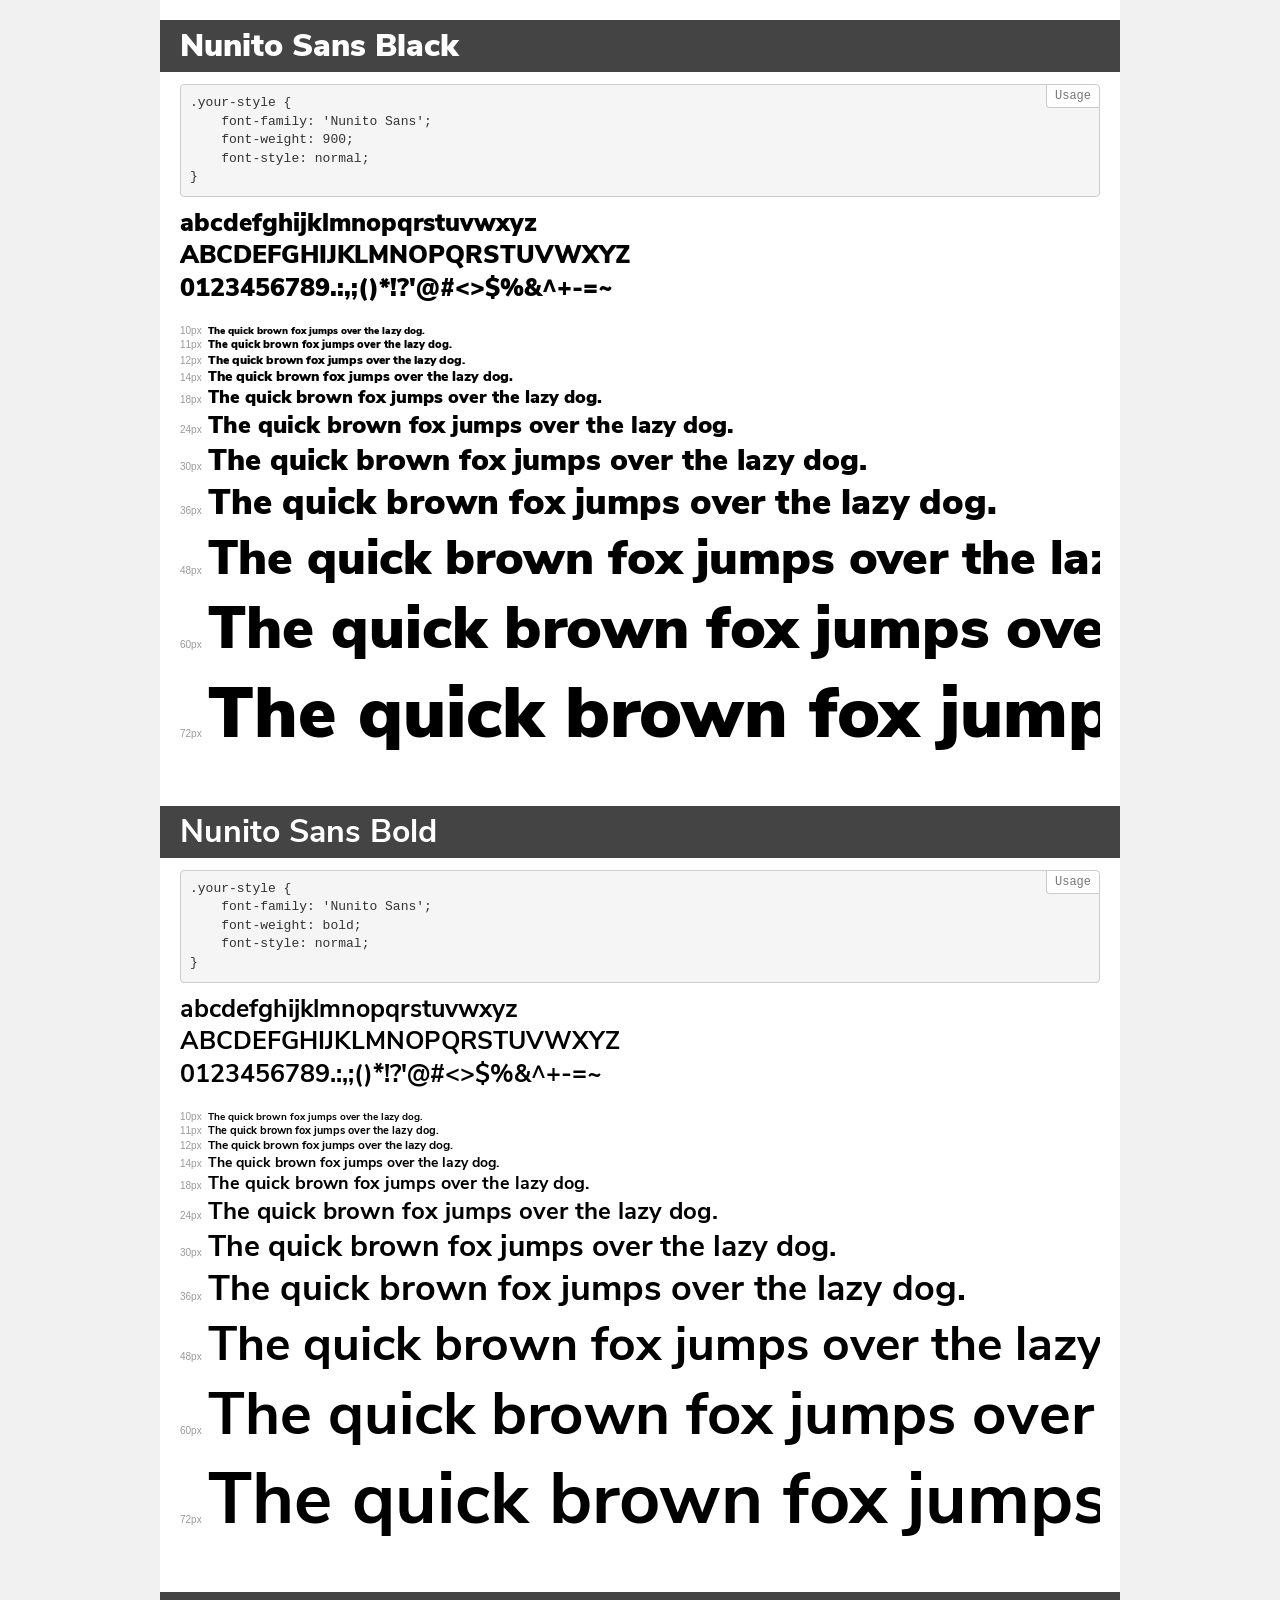
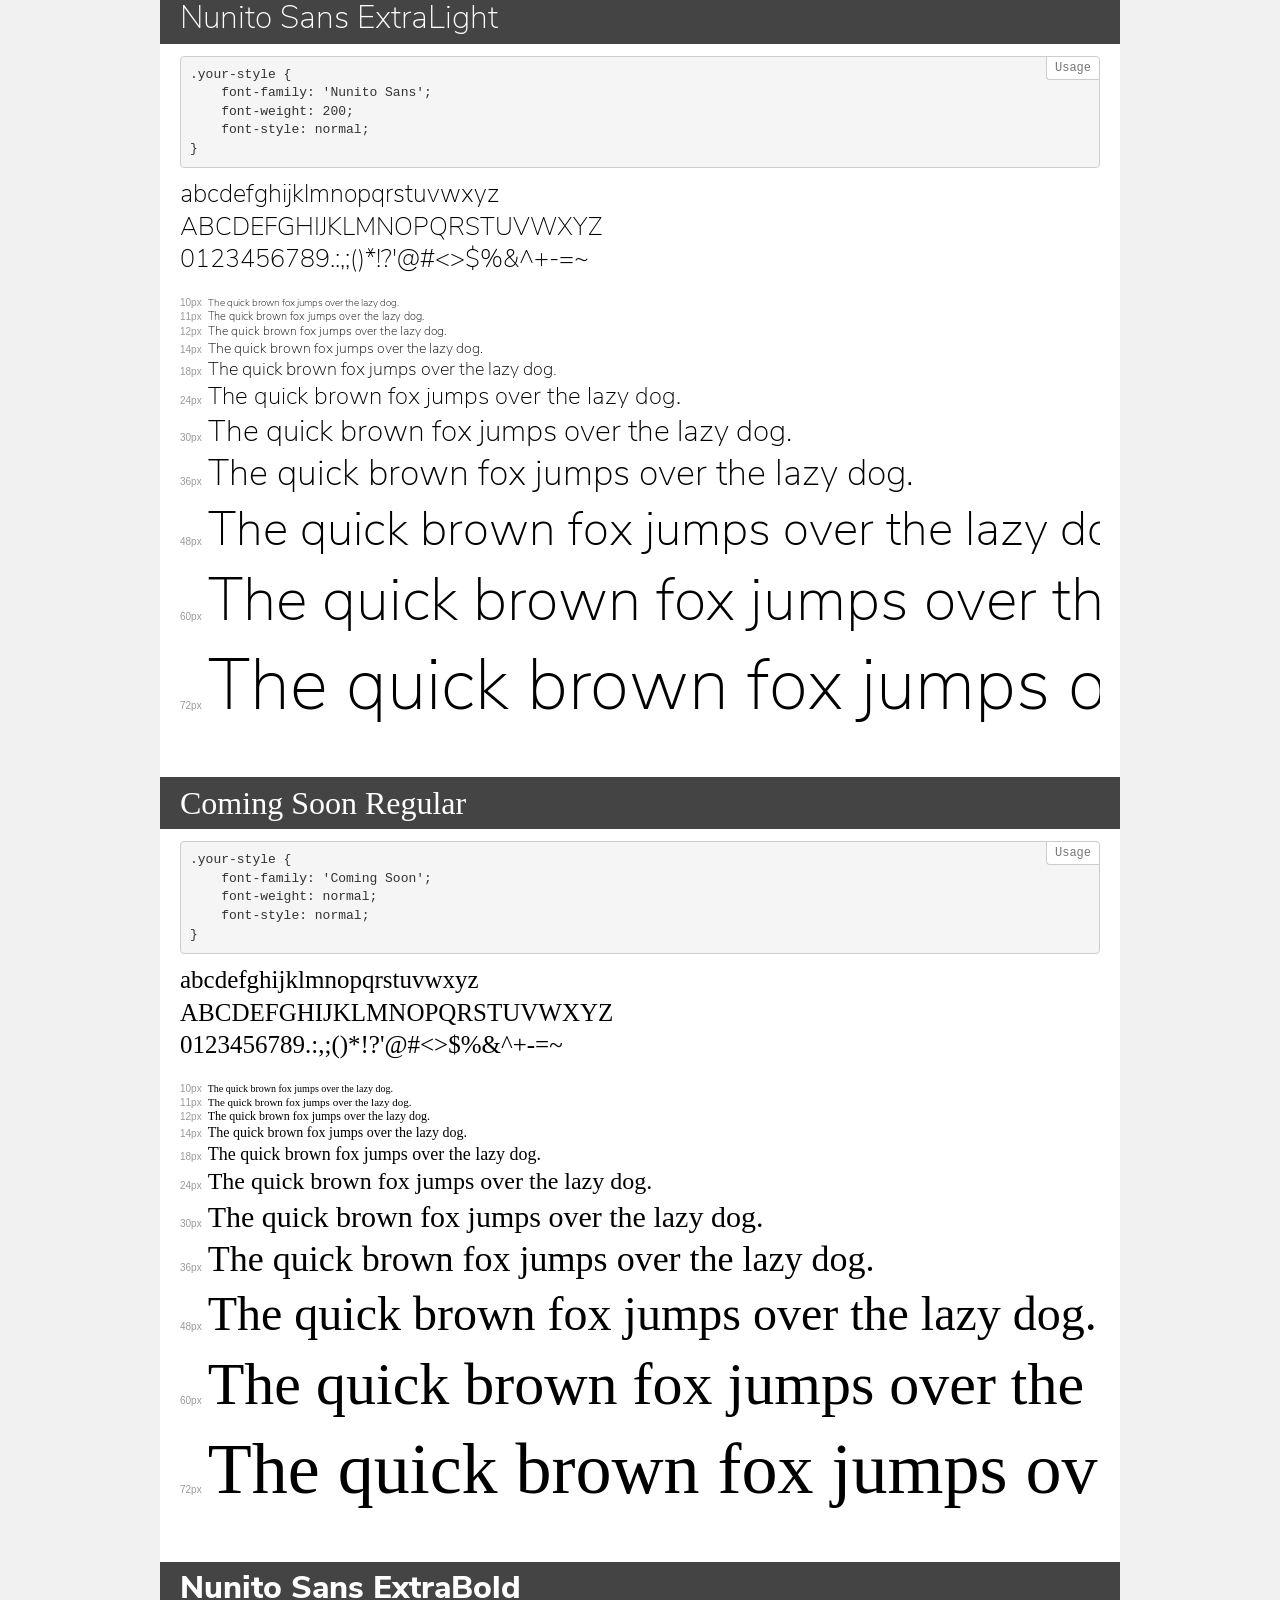
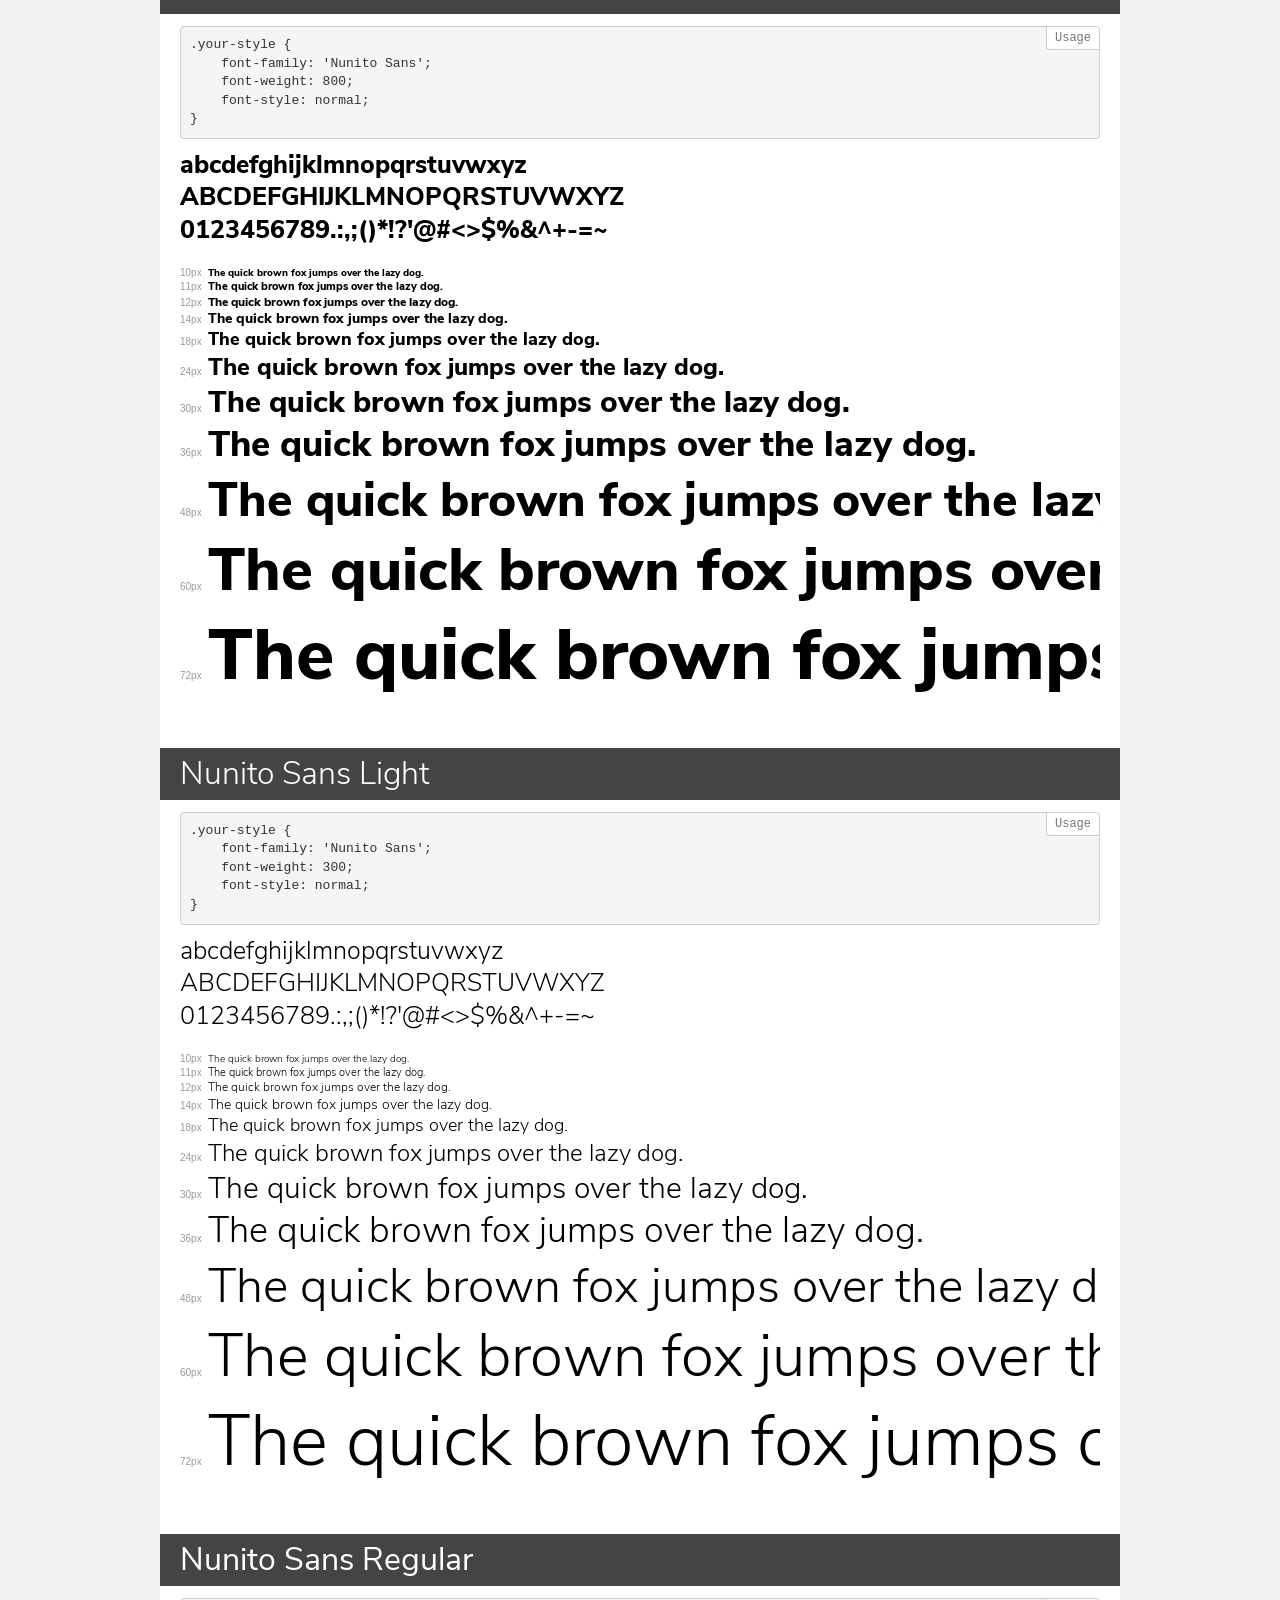
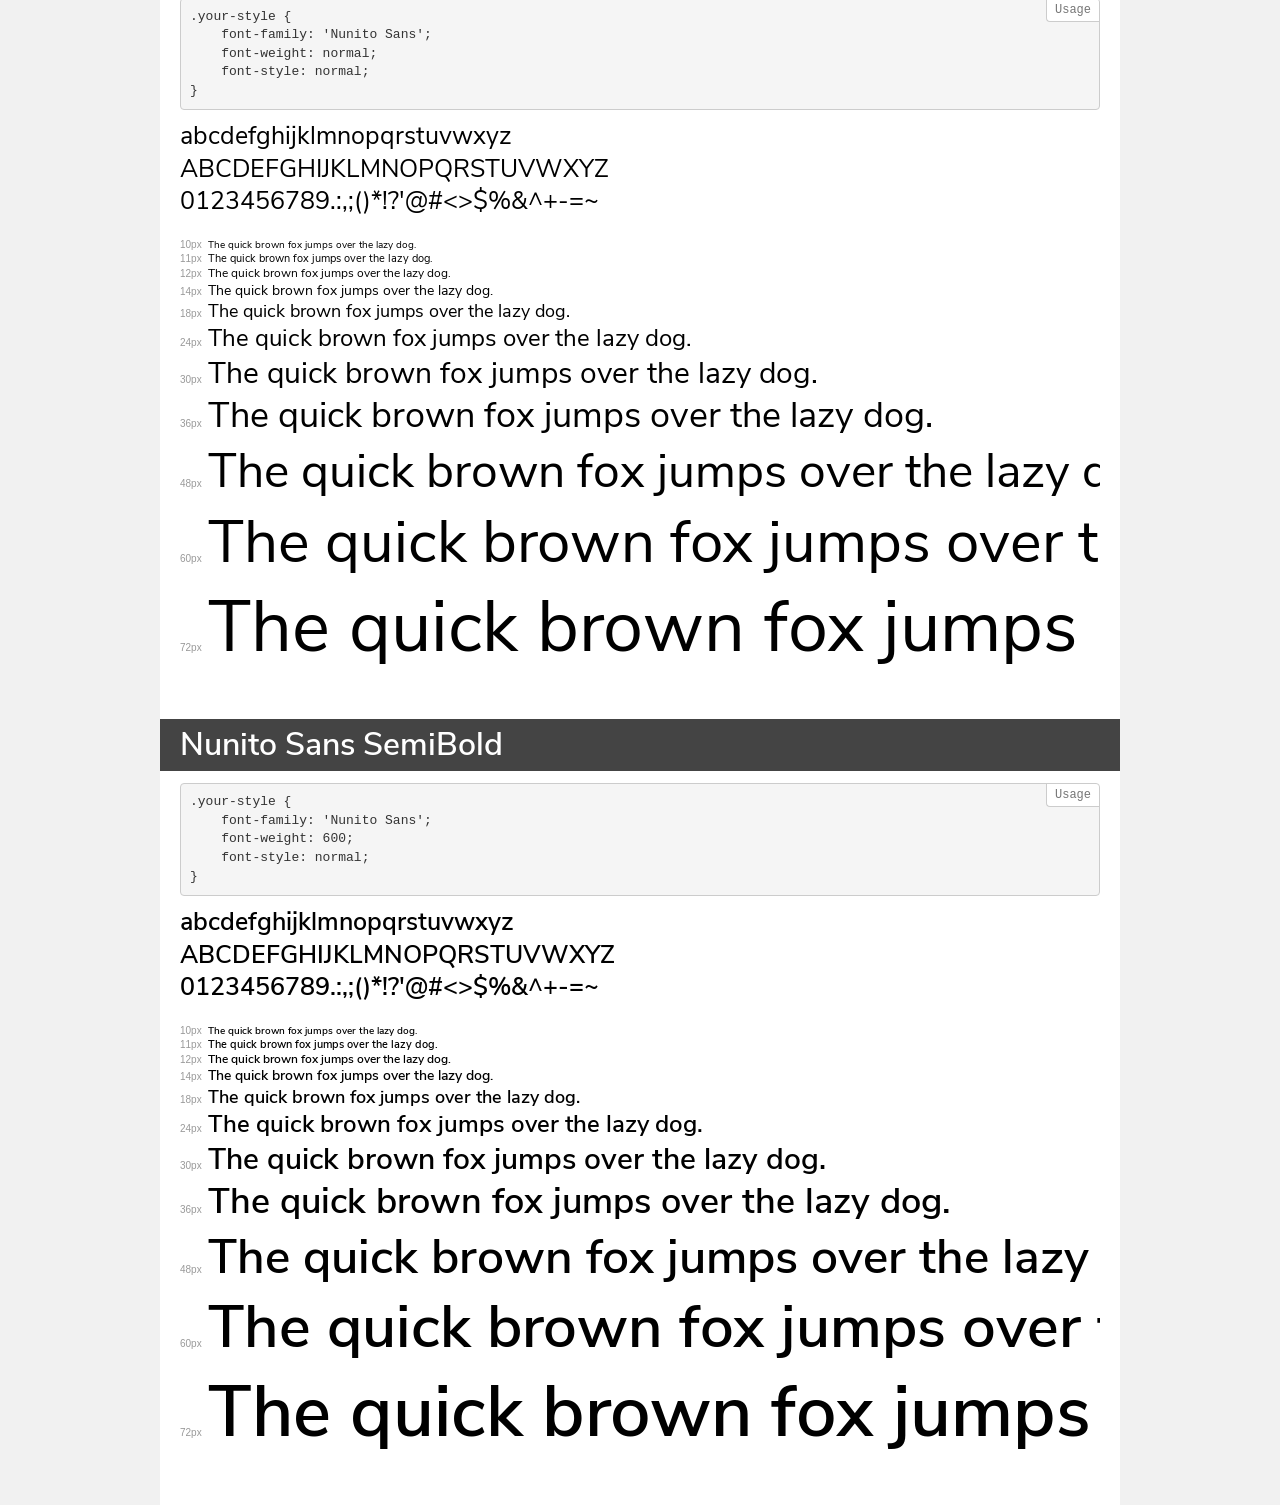
<file: assets/font-face/demo.html>
<!DOCTYPE html>
<html>
<head>
    <meta charset="utf-8">
    <meta http-equiv="X-UA-Compatible" content="IE=edge">
    <meta name="viewport" content="width=device-width, initial-scale=1">
    <meta name="robots" content="noindex, noarchive">
    <meta name="format-detection" content="telephone=no">
    <title>Transfonter demo</title>
    <link href="stylesheet.css" rel="stylesheet">
    <style>
        /*
        http://meyerweb.com/eric/tools/css/reset/
        v2.0 | 20110126
        License: none (public domain)
        */
        html, body, div, span, applet, object, iframe,
        h1, h2, h3, h4, h5, h6, p, blockquote, pre,
        a, abbr, acronym, address, big, cite, code,
        del, dfn, em, img, ins, kbd, q, s, samp,
        small, strike, strong, sub, sup, tt, var,
        b, u, i, center,
        dl, dt, dd, ol, ul, li,
        fieldset, form, label, legend,
        table, caption, tbody, tfoot, thead, tr, th, td,
        article, aside, canvas, details, embed,
        figure, figcaption, footer, header, hgroup,
        menu, nav, output, ruby, section, summary,
        time, mark, audio, video {
            margin: 0;
            padding: 0;
            border: 0;
            font-size: 100%;
            font: inherit;
            vertical-align: baseline;
        }
        /* HTML5 display-role reset for older browsers */
        article, aside, details, figcaption, figure,
        footer, header, hgroup, menu, nav, section {
            display: block;
        }
        body {
            line-height: 1;
        }
        ol, ul {
            list-style: none;
        }
        blockquote, q {
            quotes: none;
        }
        blockquote:before, blockquote:after,
        q:before, q:after {
            content: '';
            content: none;
        }
        table {
            border-collapse: collapse;
            border-spacing: 0;
        }
        /* common styles */
        body {
            background: #f1f1f1;
            color: #000;
        }
        .page {
            background: #fff;
            width: 920px;
            margin: 0 auto;
            padding: 20px 20px 0 20px;
            overflow: hidden;
        }
        .font-container {
            overflow-x: auto;
            overflow-y: hidden;
            margin-bottom: 40px;
            line-height: 1.3;
            white-space: nowrap;
            padding-bottom: 5px;
        }
        h1 {
            position: relative;
            background: #444;
            font-size: 32px;
            color: #fff;
            padding: 10px 20px;
            margin: 0 -20px 12px -20px;
        }
        .letters {
            font-size: 25px;
            margin-bottom: 20px;
        }
        .s10:before {
            content: '10px';
        }
        .s11:before {
            content: '11px';
        }
        .s12:before {
            content: '12px';
        }
        .s14:before {
            content: '14px';
        }
        .s18:before {
            content: '18px';
        }
        .s24:before {
            content: '24px';
        }
        .s30:before {
            content: '30px';
        }
        .s36:before {
            content: '36px';
        }
        .s48:before {
            content: '48px';
        }
        .s60:before {
            content: '60px';
        }
        .s72:before {
            content: '72px';
        }
        .s10:before, .s11:before, .s12:before, .s14:before,
        .s18:before, .s24:before, .s30:before, .s36:before,
        .s48:before, .s60:before, .s72:before {
            font-family: Arial, sans-serif;
            font-size: 10px;
            font-weight: normal;
            font-style: normal;
            color: #999;
            padding-right: 6px;
        }
        pre {
            display: block;
            position: relative;
            padding: 9px;
            margin: 0 0 10px;
            font-family: Monaco, Menlo, Consolas, "Courier New", monospace !important;
            font-size: 13px;
            line-height: 1.428571429;
            color: #333;
            font-weight: normal !important;
            font-style: normal !important;
            background-color: #f5f5f5;
            border: 1px solid #ccc;
            overflow-x: auto;
            border-radius: 4px;
        }
        pre:after {
            display: block;
            position: absolute;
            right: 0;
            top: 0;
            content: 'Usage';
            line-height: 1;
            padding: 5px 8px;
            font-size: 12px;
            color: #767676;
            background-color: #fff;
            border: 1px solid #ccc;
            border-right: none;
            border-top: none;
            border-radius: 0 4px 0 4px;
            z-index: 10;
        }
        /* responsive */
        @media (max-width: 959px) {
            .page {
                width: auto;
                margin: 0;
            }
        }
    </style>
</head>
<body>
<div class="page">
    <div class="demo" style="font-family: 'Nunito Sans'; font-weight: 900; font-style: normal;">
        <h1>Nunito Sans Black</h1>
        <pre>.your-style {
    font-family: 'Nunito Sans';
    font-weight: 900;
    font-style: normal;
}</pre>
        <div class="font-container">
            <p class="letters">
                abcdefghijklmnopqrstuvwxyz<br>
ABCDEFGHIJKLMNOPQRSTUVWXYZ<br>
                0123456789.:,;()*!?'@#<>$%&^+-=~
            </p>
            <p class="s10" style="font-size: 10px;">The quick brown fox jumps over the lazy dog.</p>
            <p class="s11" style="font-size: 11px;">The quick brown fox jumps over the lazy dog.</p>
            <p class="s12" style="font-size: 12px;">The quick brown fox jumps over the lazy dog.</p>
            <p class="s14" style="font-size: 14px;">The quick brown fox jumps over the lazy dog.</p>
            <p class="s18" style="font-size: 18px;">The quick brown fox jumps over the lazy dog.</p>
            <p class="s24" style="font-size: 24px;">The quick brown fox jumps over the lazy dog.</p>
            <p class="s30" style="font-size: 30px;">The quick brown fox jumps over the lazy dog.</p>
            <p class="s36" style="font-size: 36px;">The quick brown fox jumps over the lazy dog.</p>
            <p class="s48" style="font-size: 48px;">The quick brown fox jumps over the lazy dog.</p>
            <p class="s60" style="font-size: 60px;">The quick brown fox jumps over the lazy dog.</p>
            <p class="s72" style="font-size: 72px;">The quick brown fox jumps over the lazy dog.</p>
        </div>
    </div>
    <div class="demo" style="font-family: 'Nunito Sans'; font-weight: bold; font-style: normal;">
        <h1>Nunito Sans Bold</h1>
        <pre>.your-style {
    font-family: 'Nunito Sans';
    font-weight: bold;
    font-style: normal;
}</pre>
        <div class="font-container">
            <p class="letters">
                abcdefghijklmnopqrstuvwxyz<br>
ABCDEFGHIJKLMNOPQRSTUVWXYZ<br>
                0123456789.:,;()*!?'@#<>$%&^+-=~
            </p>
            <p class="s10" style="font-size: 10px;">The quick brown fox jumps over the lazy dog.</p>
            <p class="s11" style="font-size: 11px;">The quick brown fox jumps over the lazy dog.</p>
            <p class="s12" style="font-size: 12px;">The quick brown fox jumps over the lazy dog.</p>
            <p class="s14" style="font-size: 14px;">The quick brown fox jumps over the lazy dog.</p>
            <p class="s18" style="font-size: 18px;">The quick brown fox jumps over the lazy dog.</p>
            <p class="s24" style="font-size: 24px;">The quick brown fox jumps over the lazy dog.</p>
            <p class="s30" style="font-size: 30px;">The quick brown fox jumps over the lazy dog.</p>
            <p class="s36" style="font-size: 36px;">The quick brown fox jumps over the lazy dog.</p>
            <p class="s48" style="font-size: 48px;">The quick brown fox jumps over the lazy dog.</p>
            <p class="s60" style="font-size: 60px;">The quick brown fox jumps over the lazy dog.</p>
            <p class="s72" style="font-size: 72px;">The quick brown fox jumps over the lazy dog.</p>
        </div>
    </div>
    <div class="demo" style="font-family: 'Nunito Sans'; font-weight: 200; font-style: normal;">
        <h1>Nunito Sans ExtraLight</h1>
        <pre>.your-style {
    font-family: 'Nunito Sans';
    font-weight: 200;
    font-style: normal;
}</pre>
        <div class="font-container">
            <p class="letters">
                abcdefghijklmnopqrstuvwxyz<br>
ABCDEFGHIJKLMNOPQRSTUVWXYZ<br>
                0123456789.:,;()*!?'@#<>$%&^+-=~
            </p>
            <p class="s10" style="font-size: 10px;">The quick brown fox jumps over the lazy dog.</p>
            <p class="s11" style="font-size: 11px;">The quick brown fox jumps over the lazy dog.</p>
            <p class="s12" style="font-size: 12px;">The quick brown fox jumps over the lazy dog.</p>
            <p class="s14" style="font-size: 14px;">The quick brown fox jumps over the lazy dog.</p>
            <p class="s18" style="font-size: 18px;">The quick brown fox jumps over the lazy dog.</p>
            <p class="s24" style="font-size: 24px;">The quick brown fox jumps over the lazy dog.</p>
            <p class="s30" style="font-size: 30px;">The quick brown fox jumps over the lazy dog.</p>
            <p class="s36" style="font-size: 36px;">The quick brown fox jumps over the lazy dog.</p>
            <p class="s48" style="font-size: 48px;">The quick brown fox jumps over the lazy dog.</p>
            <p class="s60" style="font-size: 60px;">The quick brown fox jumps over the lazy dog.</p>
            <p class="s72" style="font-size: 72px;">The quick brown fox jumps over the lazy dog.</p>
        </div>
    </div>
    <div class="demo" style="font-family: 'Coming Soon'; font-weight: normal; font-style: normal;">
        <h1>Coming Soon Regular</h1>
        <pre>.your-style {
    font-family: 'Coming Soon';
    font-weight: normal;
    font-style: normal;
}</pre>
        <div class="font-container">
            <p class="letters">
                abcdefghijklmnopqrstuvwxyz<br>
ABCDEFGHIJKLMNOPQRSTUVWXYZ<br>
                0123456789.:,;()*!?'@#<>$%&^+-=~
            </p>
            <p class="s10" style="font-size: 10px;">The quick brown fox jumps over the lazy dog.</p>
            <p class="s11" style="font-size: 11px;">The quick brown fox jumps over the lazy dog.</p>
            <p class="s12" style="font-size: 12px;">The quick brown fox jumps over the lazy dog.</p>
            <p class="s14" style="font-size: 14px;">The quick brown fox jumps over the lazy dog.</p>
            <p class="s18" style="font-size: 18px;">The quick brown fox jumps over the lazy dog.</p>
            <p class="s24" style="font-size: 24px;">The quick brown fox jumps over the lazy dog.</p>
            <p class="s30" style="font-size: 30px;">The quick brown fox jumps over the lazy dog.</p>
            <p class="s36" style="font-size: 36px;">The quick brown fox jumps over the lazy dog.</p>
            <p class="s48" style="font-size: 48px;">The quick brown fox jumps over the lazy dog.</p>
            <p class="s60" style="font-size: 60px;">The quick brown fox jumps over the lazy dog.</p>
            <p class="s72" style="font-size: 72px;">The quick brown fox jumps over the lazy dog.</p>
        </div>
    </div>
    <div class="demo" style="font-family: 'Nunito Sans'; font-weight: 800; font-style: normal;">
        <h1>Nunito Sans ExtraBold</h1>
        <pre>.your-style {
    font-family: 'Nunito Sans';
    font-weight: 800;
    font-style: normal;
}</pre>
        <div class="font-container">
            <p class="letters">
                abcdefghijklmnopqrstuvwxyz<br>
ABCDEFGHIJKLMNOPQRSTUVWXYZ<br>
                0123456789.:,;()*!?'@#<>$%&^+-=~
            </p>
            <p class="s10" style="font-size: 10px;">The quick brown fox jumps over the lazy dog.</p>
            <p class="s11" style="font-size: 11px;">The quick brown fox jumps over the lazy dog.</p>
            <p class="s12" style="font-size: 12px;">The quick brown fox jumps over the lazy dog.</p>
            <p class="s14" style="font-size: 14px;">The quick brown fox jumps over the lazy dog.</p>
            <p class="s18" style="font-size: 18px;">The quick brown fox jumps over the lazy dog.</p>
            <p class="s24" style="font-size: 24px;">The quick brown fox jumps over the lazy dog.</p>
            <p class="s30" style="font-size: 30px;">The quick brown fox jumps over the lazy dog.</p>
            <p class="s36" style="font-size: 36px;">The quick brown fox jumps over the lazy dog.</p>
            <p class="s48" style="font-size: 48px;">The quick brown fox jumps over the lazy dog.</p>
            <p class="s60" style="font-size: 60px;">The quick brown fox jumps over the lazy dog.</p>
            <p class="s72" style="font-size: 72px;">The quick brown fox jumps over the lazy dog.</p>
        </div>
    </div>
    <div class="demo" style="font-family: 'Nunito Sans'; font-weight: 300; font-style: normal;">
        <h1>Nunito Sans Light</h1>
        <pre>.your-style {
    font-family: 'Nunito Sans';
    font-weight: 300;
    font-style: normal;
}</pre>
        <div class="font-container">
            <p class="letters">
                abcdefghijklmnopqrstuvwxyz<br>
ABCDEFGHIJKLMNOPQRSTUVWXYZ<br>
                0123456789.:,;()*!?'@#<>$%&^+-=~
            </p>
            <p class="s10" style="font-size: 10px;">The quick brown fox jumps over the lazy dog.</p>
            <p class="s11" style="font-size: 11px;">The quick brown fox jumps over the lazy dog.</p>
            <p class="s12" style="font-size: 12px;">The quick brown fox jumps over the lazy dog.</p>
            <p class="s14" style="font-size: 14px;">The quick brown fox jumps over the lazy dog.</p>
            <p class="s18" style="font-size: 18px;">The quick brown fox jumps over the lazy dog.</p>
            <p class="s24" style="font-size: 24px;">The quick brown fox jumps over the lazy dog.</p>
            <p class="s30" style="font-size: 30px;">The quick brown fox jumps over the lazy dog.</p>
            <p class="s36" style="font-size: 36px;">The quick brown fox jumps over the lazy dog.</p>
            <p class="s48" style="font-size: 48px;">The quick brown fox jumps over the lazy dog.</p>
            <p class="s60" style="font-size: 60px;">The quick brown fox jumps over the lazy dog.</p>
            <p class="s72" style="font-size: 72px;">The quick brown fox jumps over the lazy dog.</p>
        </div>
    </div>
    <div class="demo" style="font-family: 'Nunito Sans'; font-weight: normal; font-style: normal;">
        <h1>Nunito Sans Regular</h1>
        <pre>.your-style {
    font-family: 'Nunito Sans';
    font-weight: normal;
    font-style: normal;
}</pre>
        <div class="font-container">
            <p class="letters">
                abcdefghijklmnopqrstuvwxyz<br>
ABCDEFGHIJKLMNOPQRSTUVWXYZ<br>
                0123456789.:,;()*!?'@#<>$%&^+-=~
            </p>
            <p class="s10" style="font-size: 10px;">The quick brown fox jumps over the lazy dog.</p>
            <p class="s11" style="font-size: 11px;">The quick brown fox jumps over the lazy dog.</p>
            <p class="s12" style="font-size: 12px;">The quick brown fox jumps over the lazy dog.</p>
            <p class="s14" style="font-size: 14px;">The quick brown fox jumps over the lazy dog.</p>
            <p class="s18" style="font-size: 18px;">The quick brown fox jumps over the lazy dog.</p>
            <p class="s24" style="font-size: 24px;">The quick brown fox jumps over the lazy dog.</p>
            <p class="s30" style="font-size: 30px;">The quick brown fox jumps over the lazy dog.</p>
            <p class="s36" style="font-size: 36px;">The quick brown fox jumps over the lazy dog.</p>
            <p class="s48" style="font-size: 48px;">The quick brown fox jumps over the lazy dog.</p>
            <p class="s60" style="font-size: 60px;">The quick brown fox jumps over the lazy dog.</p>
            <p class="s72" style="font-size: 72px;">The quick brown fox jumps over the lazy dog.</p>
        </div>
    </div>
    <div class="demo" style="font-family: 'Nunito Sans'; font-weight: 600; font-style: normal;">
        <h1>Nunito Sans SemiBold</h1>
        <pre>.your-style {
    font-family: 'Nunito Sans';
    font-weight: 600;
    font-style: normal;
}</pre>
        <div class="font-container">
            <p class="letters">
                abcdefghijklmnopqrstuvwxyz<br>
ABCDEFGHIJKLMNOPQRSTUVWXYZ<br>
                0123456789.:,;()*!?'@#<>$%&^+-=~
            </p>
            <p class="s10" style="font-size: 10px;">The quick brown fox jumps over the lazy dog.</p>
            <p class="s11" style="font-size: 11px;">The quick brown fox jumps over the lazy dog.</p>
            <p class="s12" style="font-size: 12px;">The quick brown fox jumps over the lazy dog.</p>
            <p class="s14" style="font-size: 14px;">The quick brown fox jumps over the lazy dog.</p>
            <p class="s18" style="font-size: 18px;">The quick brown fox jumps over the lazy dog.</p>
            <p class="s24" style="font-size: 24px;">The quick brown fox jumps over the lazy dog.</p>
            <p class="s30" style="font-size: 30px;">The quick brown fox jumps over the lazy dog.</p>
            <p class="s36" style="font-size: 36px;">The quick brown fox jumps over the lazy dog.</p>
            <p class="s48" style="font-size: 48px;">The quick brown fox jumps over the lazy dog.</p>
            <p class="s60" style="font-size: 60px;">The quick brown fox jumps over the lazy dog.</p>
            <p class="s72" style="font-size: 72px;">The quick brown fox jumps over the lazy dog.</p>
        </div>
    </div>
</div>
</body>
</html>
</file>
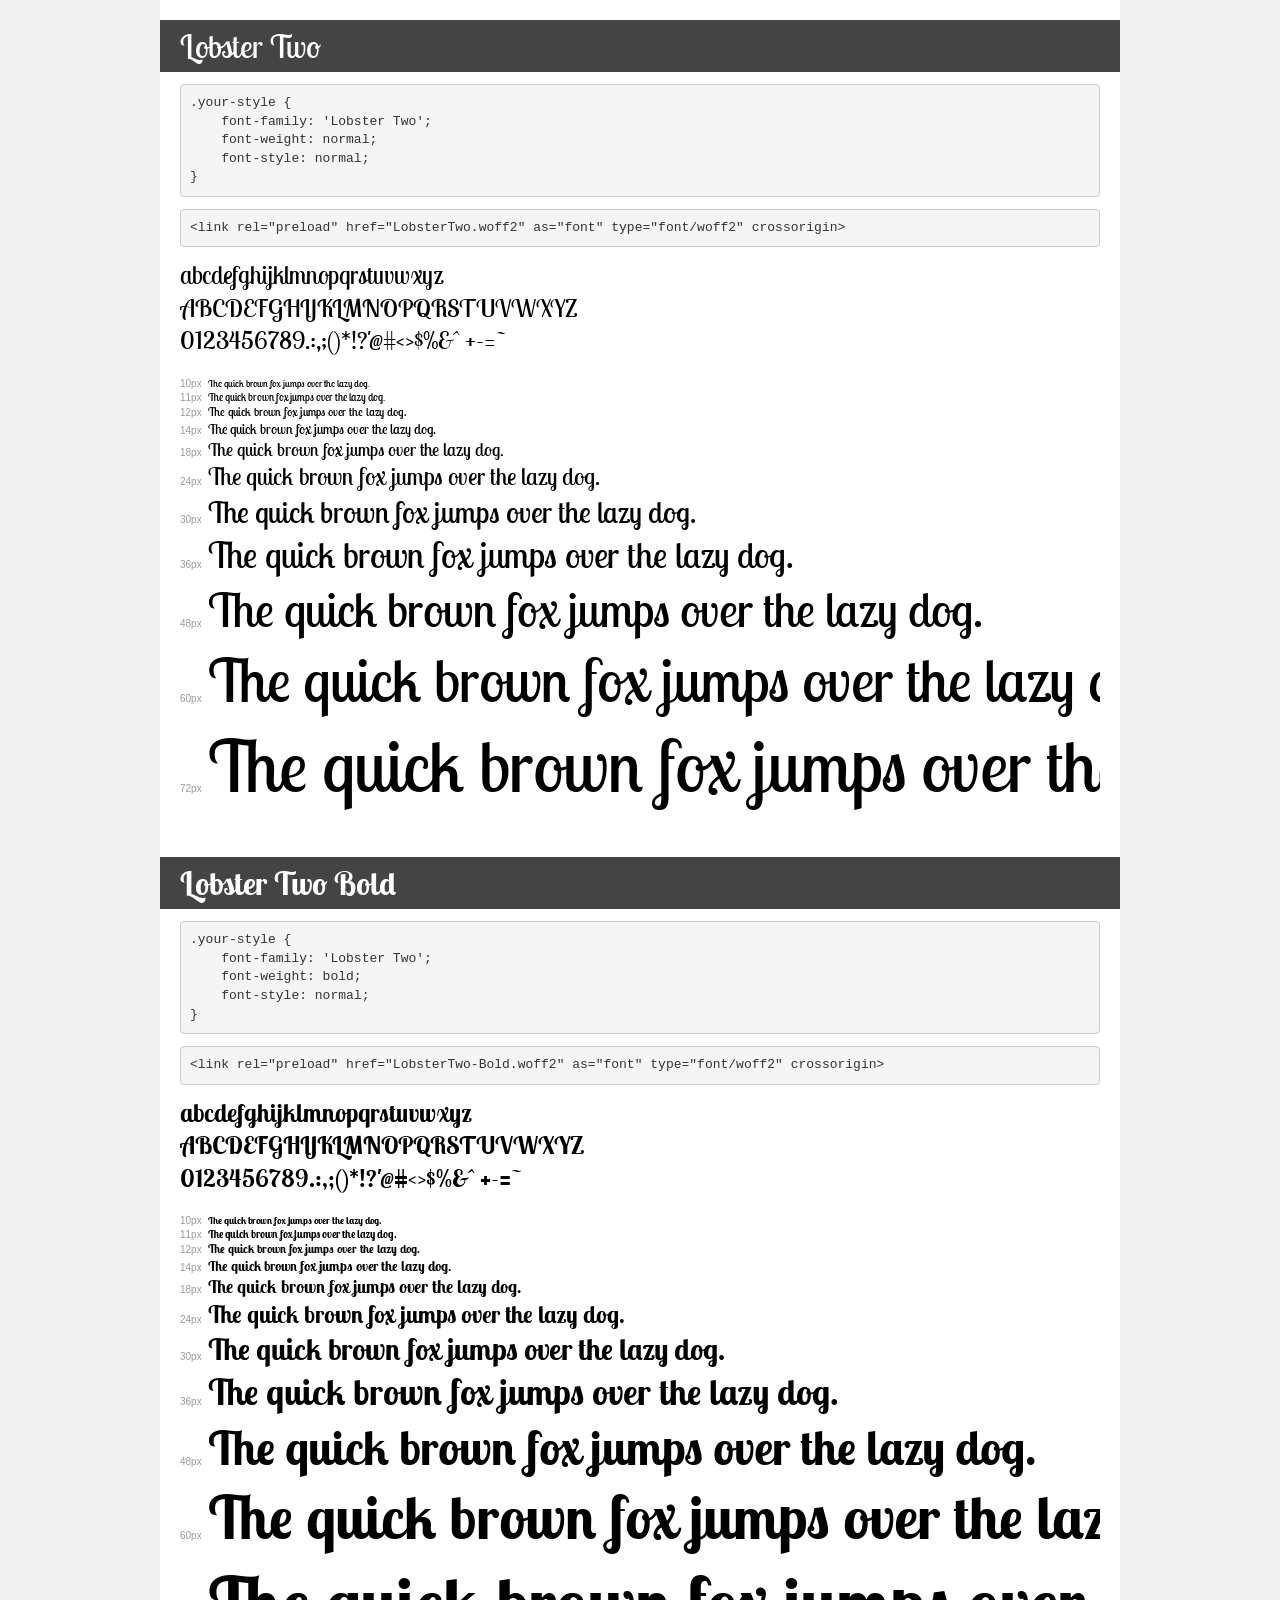
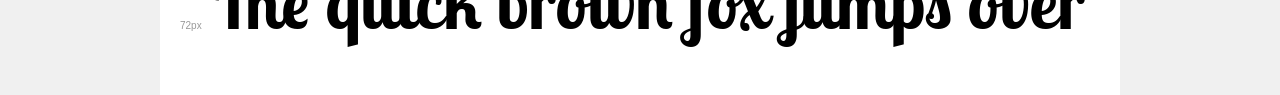
<file: assets/font-face/lobstertwo/demo.html>
<!DOCTYPE html>
<html lang="en">
<head>
    <meta charset="utf-8">
    <meta http-equiv="X-UA-Compatible" content="IE=edge">
    <meta name="viewport" content="width=device-width, initial-scale=1">
    <meta name="robots" content="noindex, noarchive">
    <meta name="format-detection" content="telephone=no">
    <title>Transfonter demo</title>
    <link href="stylesheet.css" rel="stylesheet">
    <style>
        /*
        http://meyerweb.com/eric/tools/css/reset/
        v2.0 | 20110126
        License: none (public domain)
        */
        html, body, div, span, applet, object, iframe,
        h1, h2, h3, h4, h5, h6, p, blockquote, pre,
        a, abbr, acronym, address, big, cite, code,
        del, dfn, em, img, ins, kbd, q, s, samp,
        small, strike, strong, sub, sup, tt, var,
        b, u, i, center,
        dl, dt, dd, ol, ul, li,
        fieldset, form, label, legend,
        table, caption, tbody, tfoot, thead, tr, th, td,
        article, aside, canvas, details, embed,
        figure, figcaption, footer, header, hgroup,
        menu, nav, output, ruby, section, summary,
        time, mark, audio, video {
            margin: 0;
            padding: 0;
            border: 0;
            font-size: 100%;
            font: inherit;
            vertical-align: baseline;
        }
        /* HTML5 display-role reset for older browsers */
        article, aside, details, figcaption, figure,
        footer, header, hgroup, menu, nav, section {
            display: block;
        }
        body {
            line-height: 1;
        }
        ol, ul {
            list-style: none;
        }
        blockquote, q {
            quotes: none;
        }
        blockquote:before, blockquote:after,
        q:before, q:after {
            content: '';
            content: none;
        }
        table {
            border-collapse: collapse;
            border-spacing: 0;
        }
        /* demo styles */
        body {
            background: #f0f0f0;
            color: #000;
        }
        .page {
            background: #fff;
            width: 920px;
            margin: 0 auto;
            padding: 20px 20px 0 20px;
            overflow: hidden;
        }
        .font-container {
            overflow-x: auto;
            overflow-y: hidden;
            margin-bottom: 40px;
            line-height: 1.3;
            white-space: nowrap;
            padding-bottom: 5px;
        }
        h1 {
            position: relative;
            background: #444;
            font-size: 32px;
            color: #fff;
            padding: 10px 20px;
            margin: 0 -20px 12px -20px;
        }
        .letters {
            font-size: 25px;
            margin-bottom: 20px;
        }
        .s10:before {
            content: '10px';
        }
        .s11:before {
            content: '11px';
        }
        .s12:before {
            content: '12px';
        }
        .s14:before {
            content: '14px';
        }
        .s18:before {
            content: '18px';
        }
        .s24:before {
            content: '24px';
        }
        .s30:before {
            content: '30px';
        }
        .s36:before {
            content: '36px';
        }
        .s48:before {
            content: '48px';
        }
        .s60:before {
            content: '60px';
        }
        .s72:before {
            content: '72px';
        }
        .s10:before, .s11:before, .s12:before, .s14:before,
        .s18:before, .s24:before, .s30:before, .s36:before,
        .s48:before, .s60:before, .s72:before {
            font-family: Arial, sans-serif;
            font-size: 10px;
            font-weight: normal;
            font-style: normal;
            color: #999;
            padding-right: 6px;
        }
        pre {
            display: block;
            padding: 9px;
            margin: 0 0 12px;
            font-family: Monaco, Menlo, Consolas, "Courier New", monospace;
            font-size: 13px;
            line-height: 1.428571429;
            color: #333;
            font-weight: normal;
            font-style: normal;
            background-color: #f5f5f5;
            border: 1px solid #ccc;
            overflow-x: auto;
            border-radius: 4px;
        }
        /* responsive */
        @media (max-width: 959px) {
            .page {
                width: auto;
                margin: 0;
            }
        }
    </style>
</head>
<body>
<div class="page">
    <div class="demo">
        <h1 style="font-family: 'Lobster Two'; font-weight: normal; font-style: normal;">Lobster Two</h1>
        <pre title="Usage">.your-style {
    font-family: 'Lobster Two';
    font-weight: normal;
    font-style: normal;
}</pre>
        <pre title="Preload (optional)">
&lt;link rel=&quot;preload&quot; href=&quot;LobsterTwo.woff2&quot; as=&quot;font&quot; type=&quot;font/woff2&quot; crossorigin&gt;</pre>
        <div class="font-container" style="font-family: 'Lobster Two'; font-weight: normal; font-style: normal;">
            <p class="letters">
                abcdefghijklmnopqrstuvwxyz<br>
ABCDEFGHIJKLMNOPQRSTUVWXYZ<br>
                0123456789.:,;()*!?'@#&lt;&gt;$%&^+-=~
            </p>
            <p class="s10" style="font-size: 10px;">The quick brown fox jumps over the lazy dog.</p>
            <p class="s11" style="font-size: 11px;">The quick brown fox jumps over the lazy dog.</p>
            <p class="s12" style="font-size: 12px;">The quick brown fox jumps over the lazy dog.</p>
            <p class="s14" style="font-size: 14px;">The quick brown fox jumps over the lazy dog.</p>
            <p class="s18" style="font-size: 18px;">The quick brown fox jumps over the lazy dog.</p>
            <p class="s24" style="font-size: 24px;">The quick brown fox jumps over the lazy dog.</p>
            <p class="s30" style="font-size: 30px;">The quick brown fox jumps over the lazy dog.</p>
            <p class="s36" style="font-size: 36px;">The quick brown fox jumps over the lazy dog.</p>
            <p class="s48" style="font-size: 48px;">The quick brown fox jumps over the lazy dog.</p>
            <p class="s60" style="font-size: 60px;">The quick brown fox jumps over the lazy dog.</p>
            <p class="s72" style="font-size: 72px;">The quick brown fox jumps over the lazy dog.</p>
        </div>
    </div>

    <div class="demo">
        <h1 style="font-family: 'Lobster Two'; font-weight: bold; font-style: normal;">Lobster Two Bold</h1>
        <pre title="Usage">.your-style {
    font-family: 'Lobster Two';
    font-weight: bold;
    font-style: normal;
}</pre>
        <pre title="Preload (optional)">
&lt;link rel=&quot;preload&quot; href=&quot;LobsterTwo-Bold.woff2&quot; as=&quot;font&quot; type=&quot;font/woff2&quot; crossorigin&gt;</pre>
        <div class="font-container" style="font-family: 'Lobster Two'; font-weight: bold; font-style: normal;">
            <p class="letters">
                abcdefghijklmnopqrstuvwxyz<br>
ABCDEFGHIJKLMNOPQRSTUVWXYZ<br>
                0123456789.:,;()*!?'@#&lt;&gt;$%&^+-=~
            </p>
            <p class="s10" style="font-size: 10px;">The quick brown fox jumps over the lazy dog.</p>
            <p class="s11" style="font-size: 11px;">The quick brown fox jumps over the lazy dog.</p>
            <p class="s12" style="font-size: 12px;">The quick brown fox jumps over the lazy dog.</p>
            <p class="s14" style="font-size: 14px;">The quick brown fox jumps over the lazy dog.</p>
            <p class="s18" style="font-size: 18px;">The quick brown fox jumps over the lazy dog.</p>
            <p class="s24" style="font-size: 24px;">The quick brown fox jumps over the lazy dog.</p>
            <p class="s30" style="font-size: 30px;">The quick brown fox jumps over the lazy dog.</p>
            <p class="s36" style="font-size: 36px;">The quick brown fox jumps over the lazy dog.</p>
            <p class="s48" style="font-size: 48px;">The quick brown fox jumps over the lazy dog.</p>
            <p class="s60" style="font-size: 60px;">The quick brown fox jumps over the lazy dog.</p>
            <p class="s72" style="font-size: 72px;">The quick brown fox jumps over the lazy dog.</p>
        </div>
    </div>

</div>
</body>
</html>
</file>
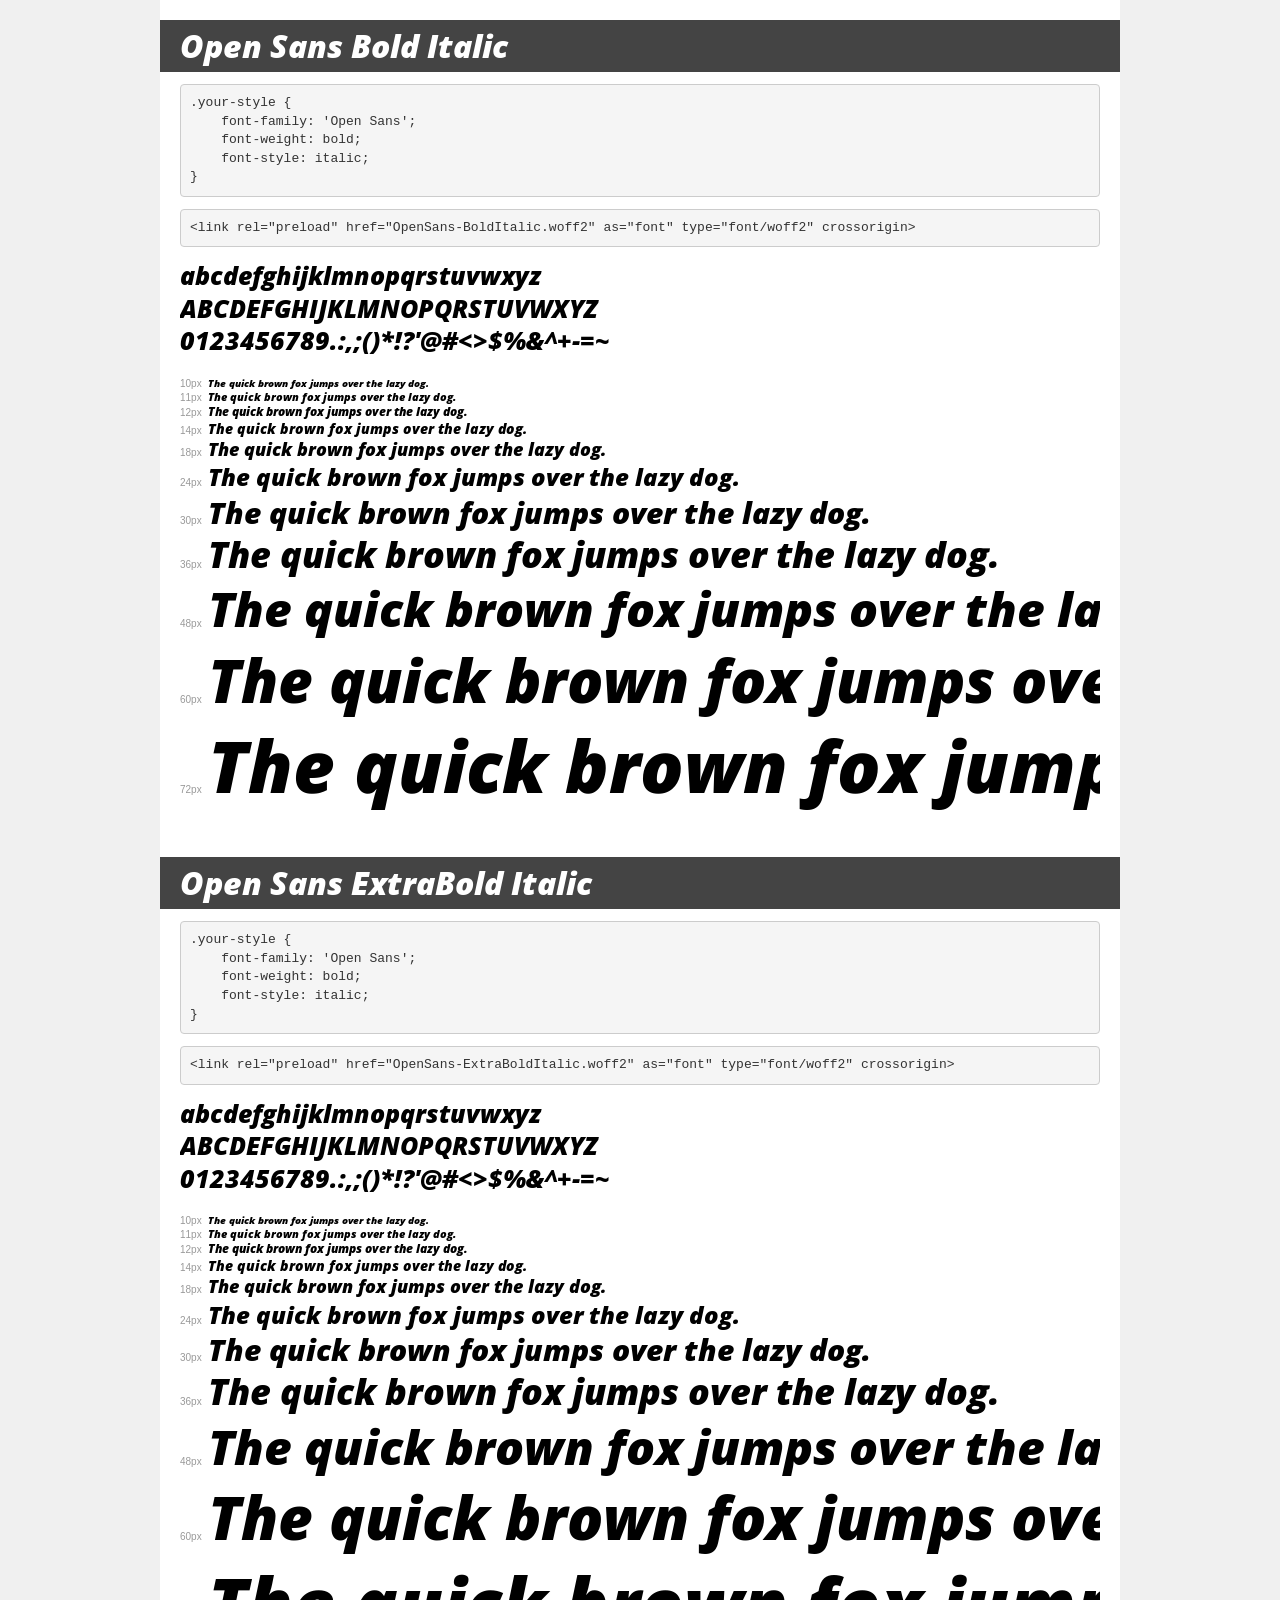
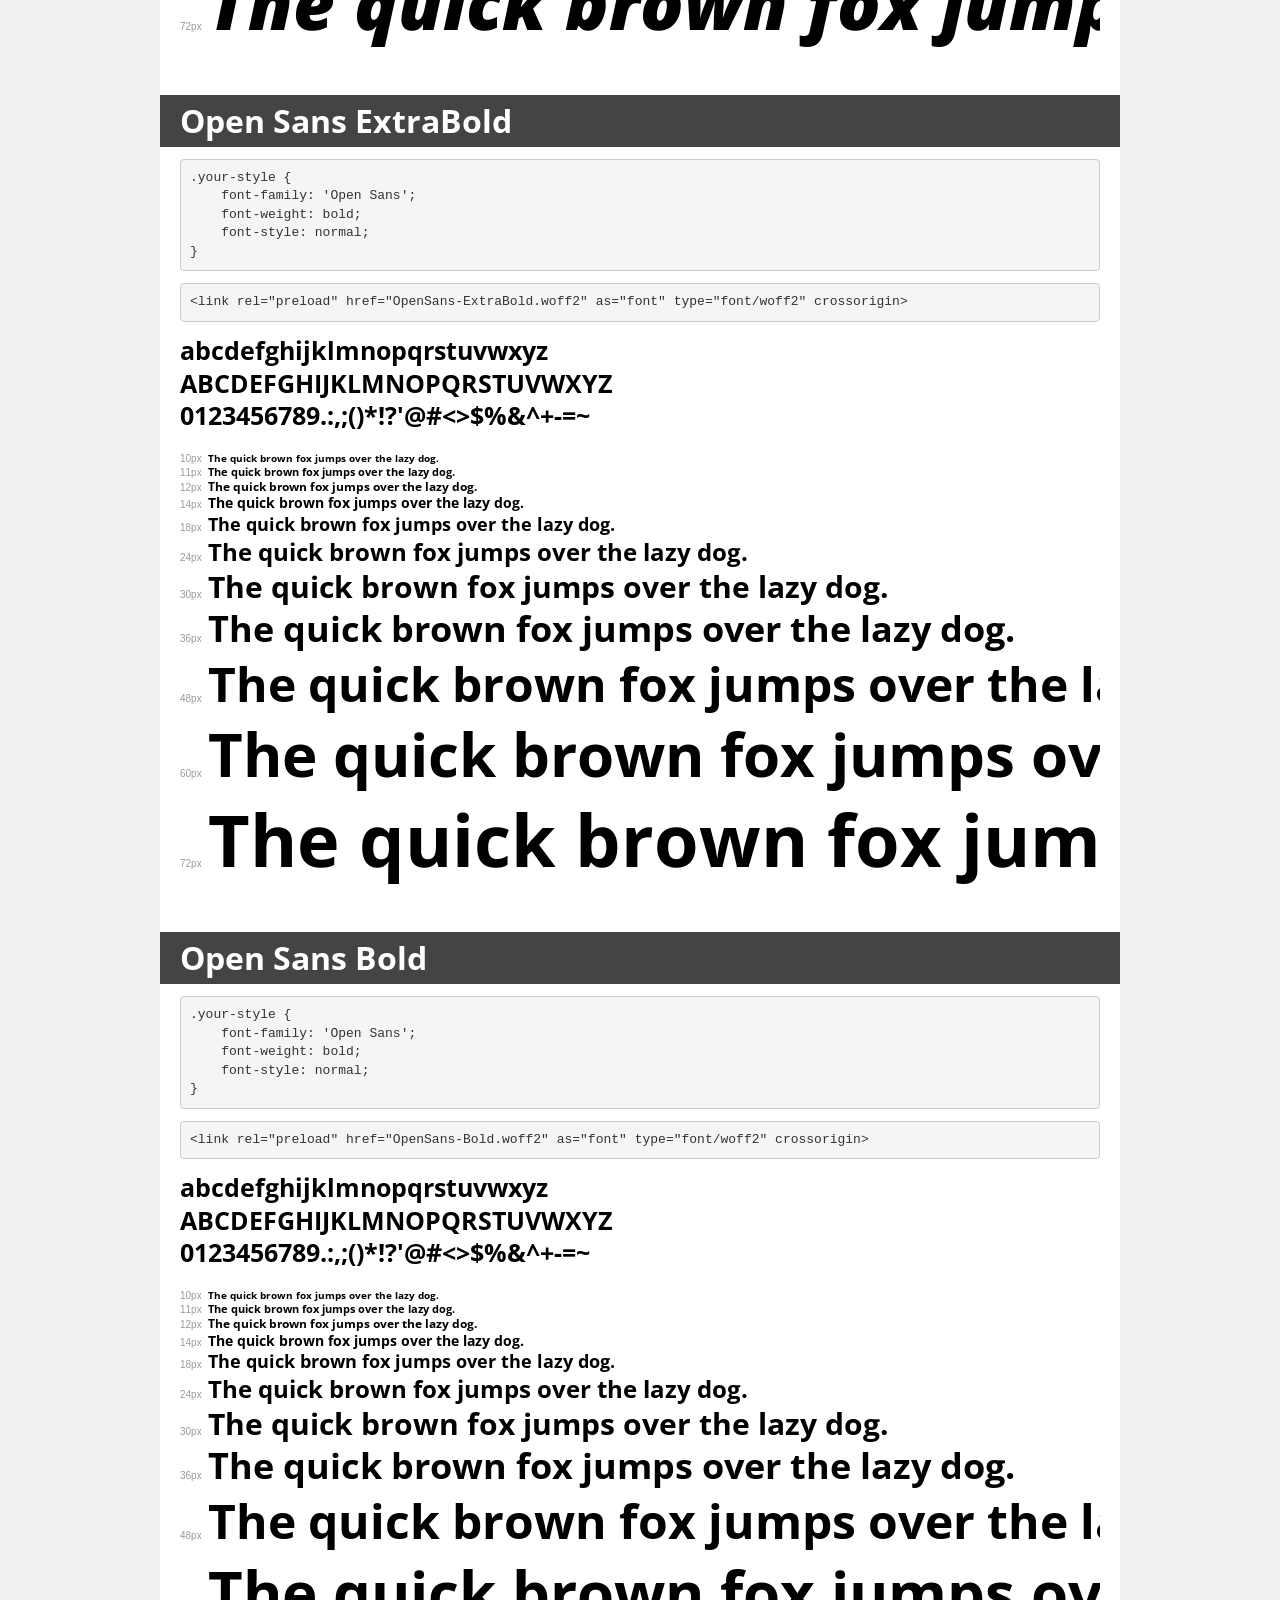
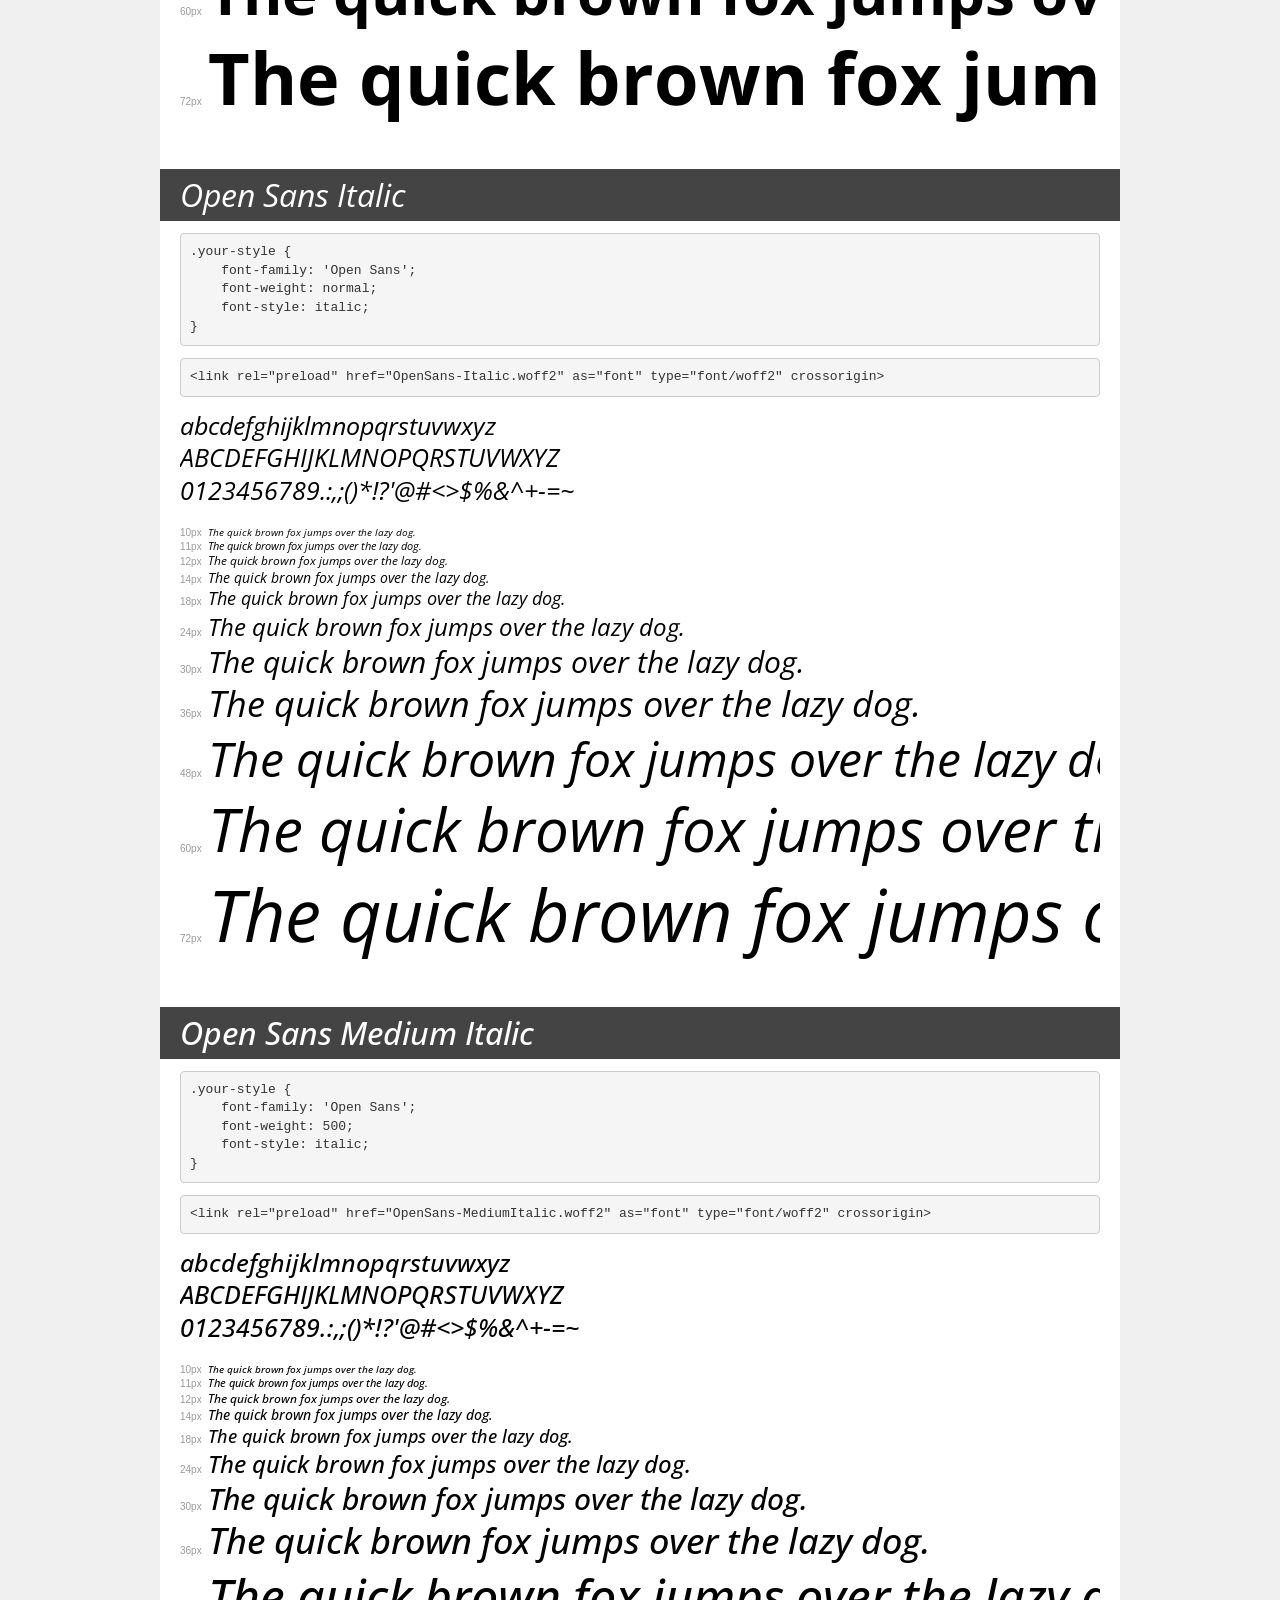
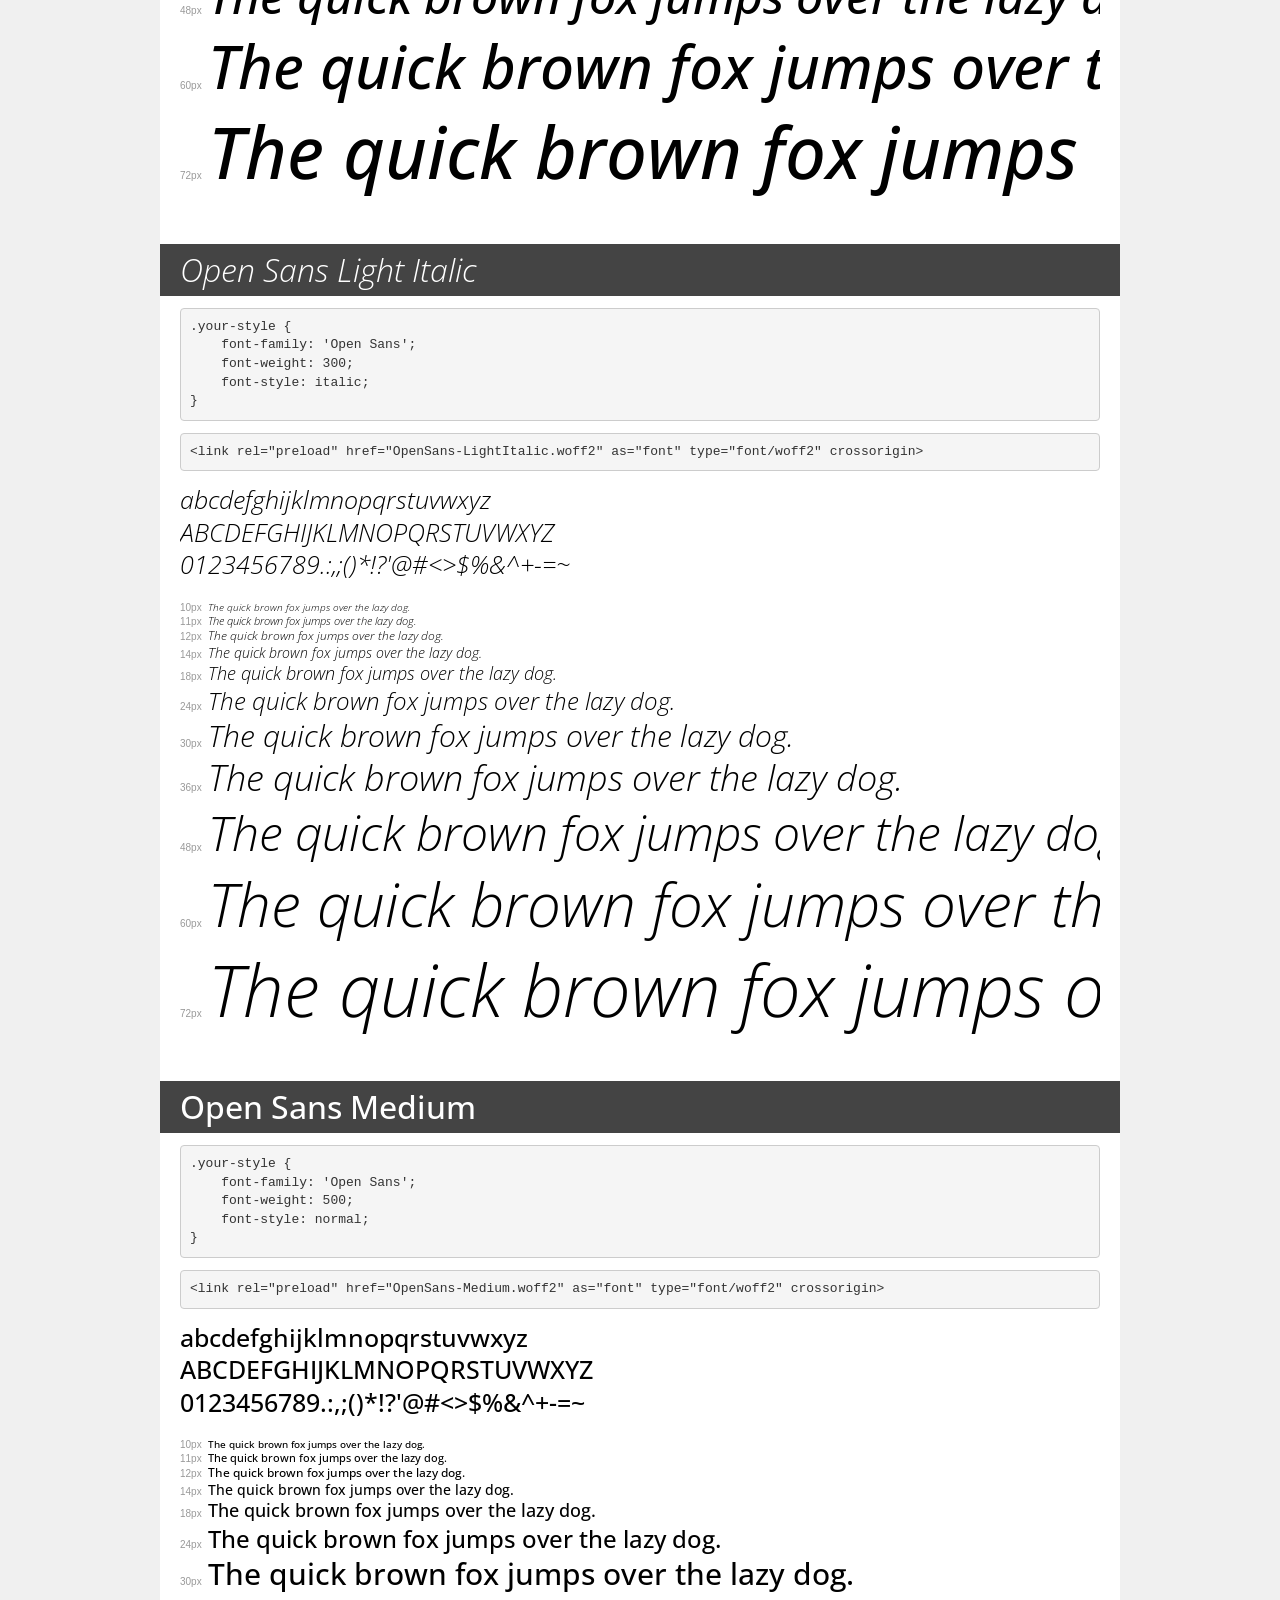
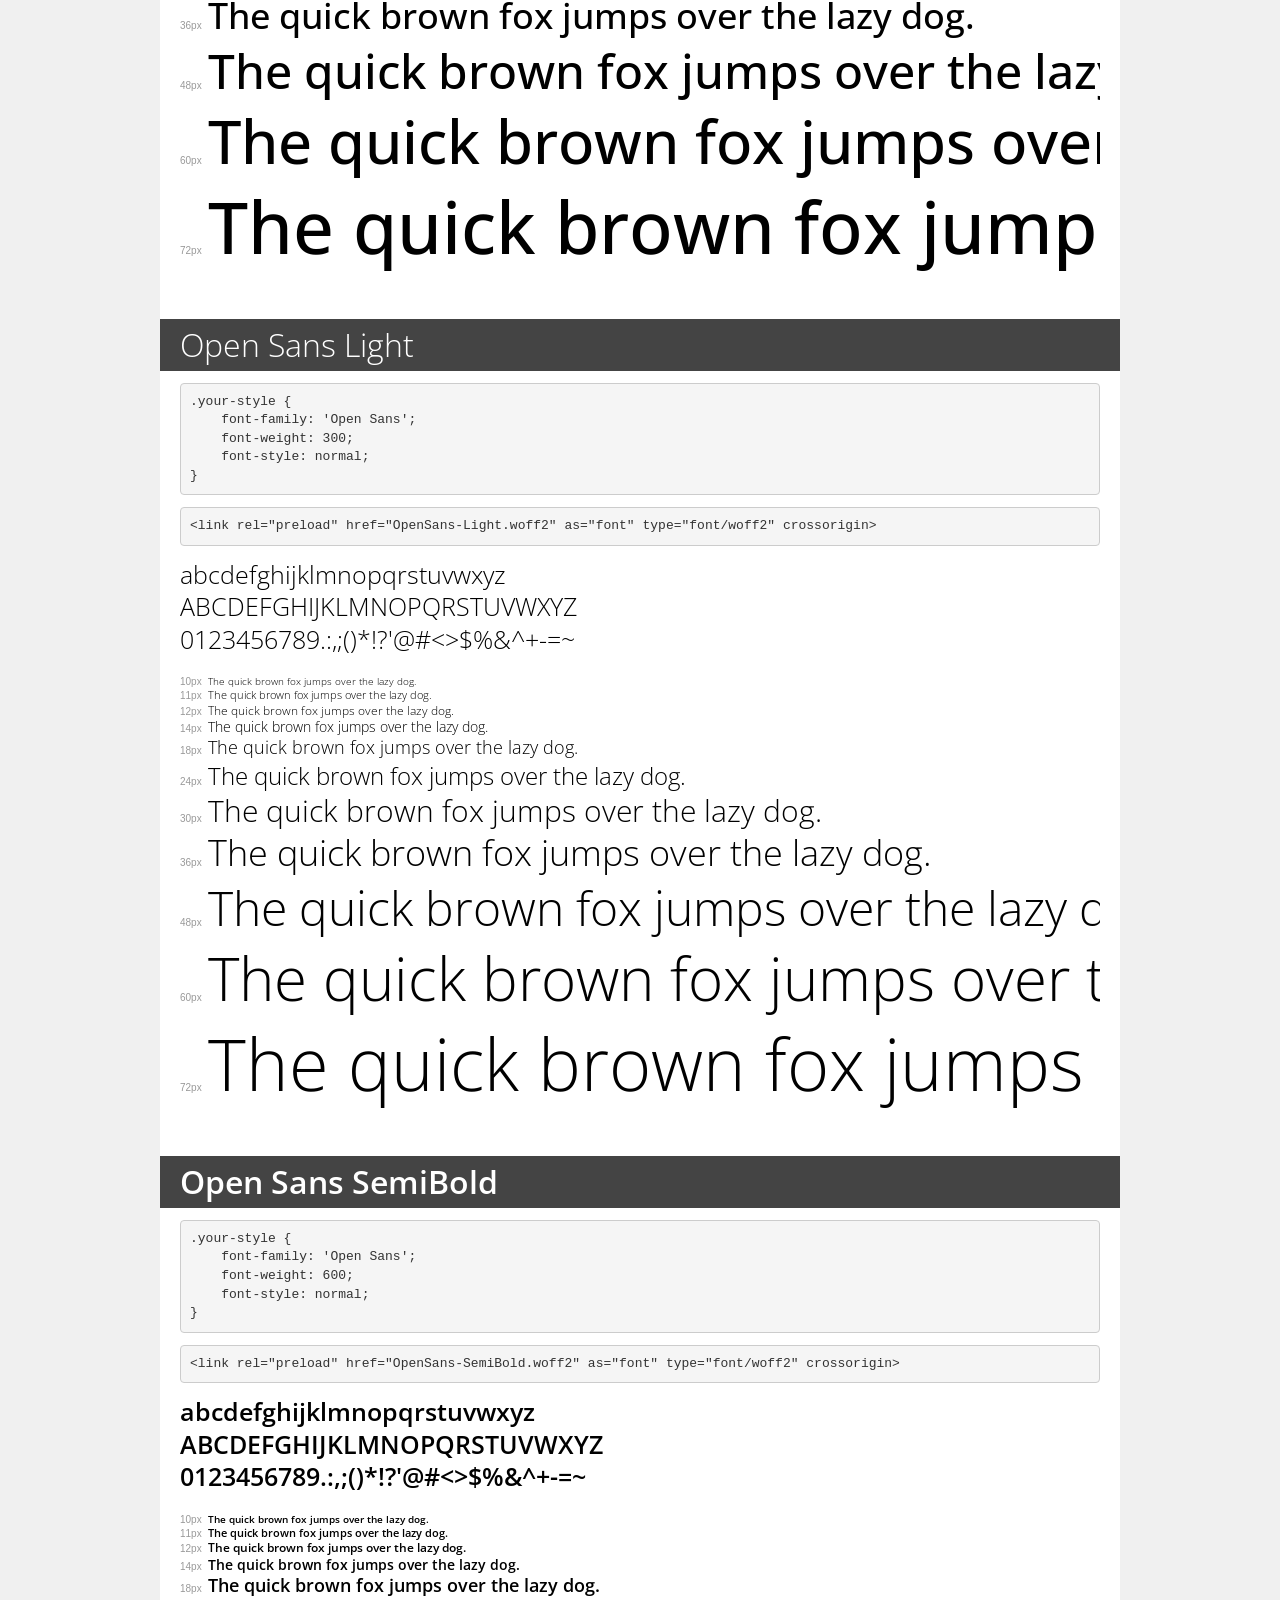
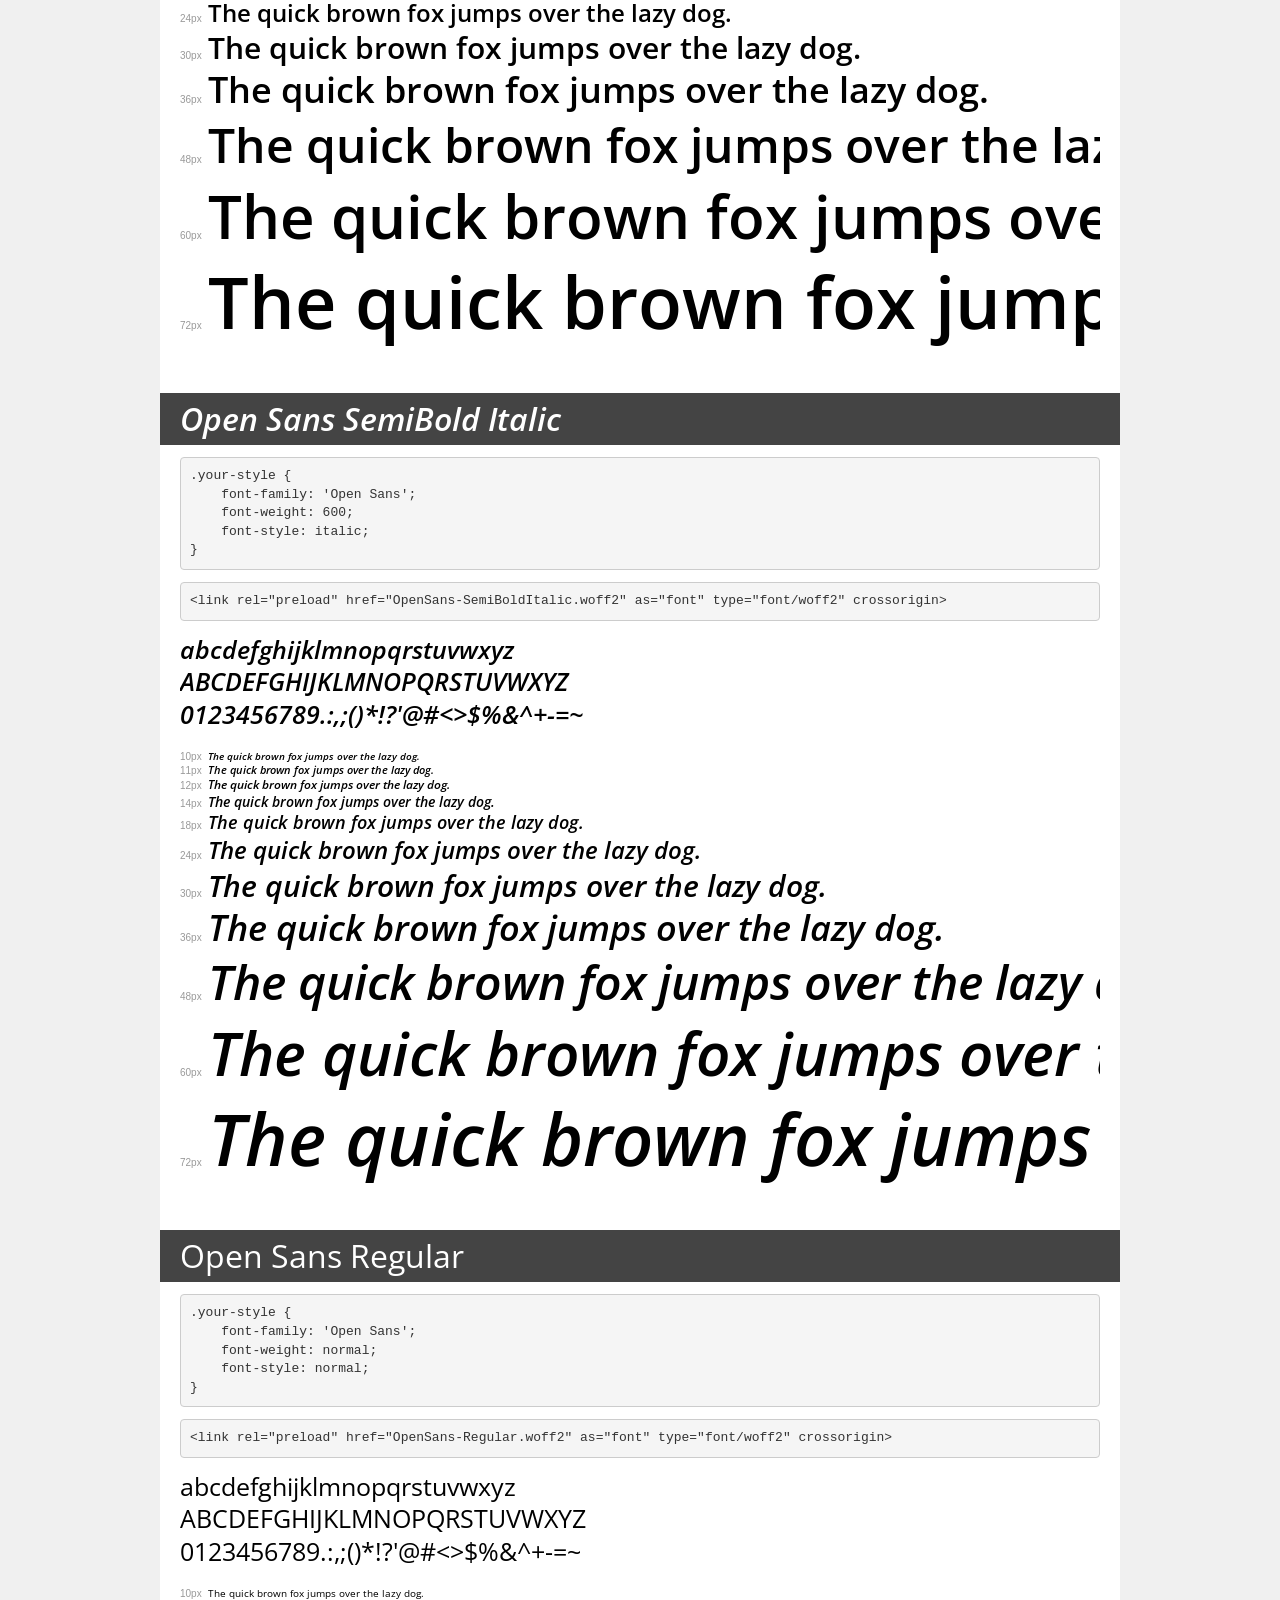
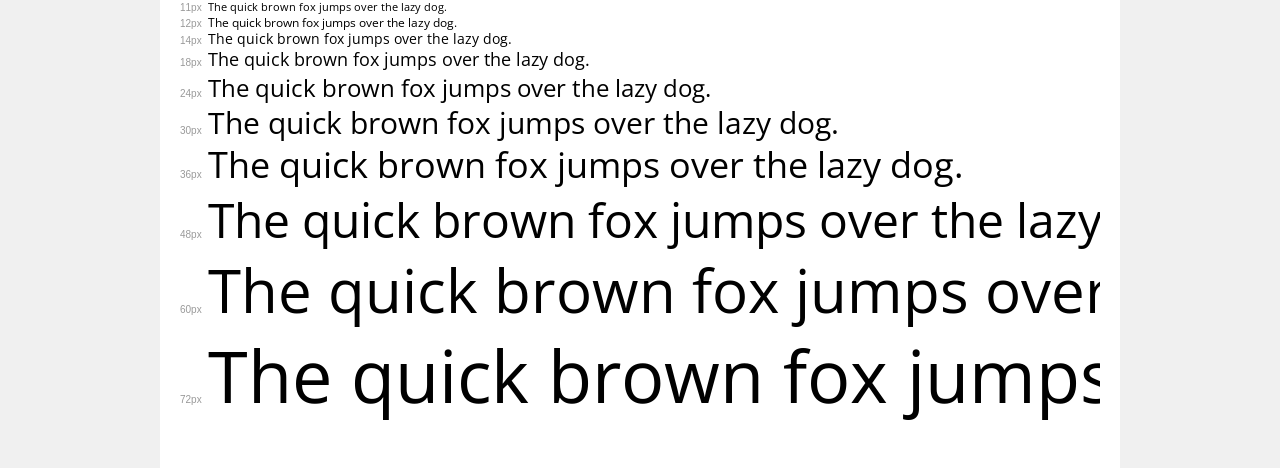
<file: assets/font-face/OpenSans/demo.html>
<!DOCTYPE html>
<html lang="en">
<head>
    <meta charset="utf-8">
    <meta http-equiv="X-UA-Compatible" content="IE=edge">
    <meta name="viewport" content="width=device-width, initial-scale=1">
    <meta name="robots" content="noindex, noarchive">
    <meta name="format-detection" content="telephone=no">
    <title>Transfonter demo</title>
    <link href="stylesheet.css" rel="stylesheet">
    <style>
        /*
        http://meyerweb.com/eric/tools/css/reset/
        v2.0 | 20110126
        License: none (public domain)
        */
        html, body, div, span, applet, object, iframe,
        h1, h2, h3, h4, h5, h6, p, blockquote, pre,
        a, abbr, acronym, address, big, cite, code,
        del, dfn, em, img, ins, kbd, q, s, samp,
        small, strike, strong, sub, sup, tt, var,
        b, u, i, center,
        dl, dt, dd, ol, ul, li,
        fieldset, form, label, legend,
        table, caption, tbody, tfoot, thead, tr, th, td,
        article, aside, canvas, details, embed,
        figure, figcaption, footer, header, hgroup,
        menu, nav, output, ruby, section, summary,
        time, mark, audio, video {
            margin: 0;
            padding: 0;
            border: 0;
            font-size: 100%;
            font: inherit;
            vertical-align: baseline;
        }
        /* HTML5 display-role reset for older browsers */
        article, aside, details, figcaption, figure,
        footer, header, hgroup, menu, nav, section {
            display: block;
        }
        body {
            line-height: 1;
        }
        ol, ul {
            list-style: none;
        }
        blockquote, q {
            quotes: none;
        }
        blockquote:before, blockquote:after,
        q:before, q:after {
            content: '';
            content: none;
        }
        table {
            border-collapse: collapse;
            border-spacing: 0;
        }
        /* demo styles */
        body {
            background: #f0f0f0;
            color: #000;
        }
        .page {
            background: #fff;
            width: 920px;
            margin: 0 auto;
            padding: 20px 20px 0 20px;
            overflow: hidden;
        }
        .font-container {
            overflow-x: auto;
            overflow-y: hidden;
            margin-bottom: 40px;
            line-height: 1.3;
            white-space: nowrap;
            padding-bottom: 5px;
        }
        h1 {
            position: relative;
            background: #444;
            font-size: 32px;
            color: #fff;
            padding: 10px 20px;
            margin: 0 -20px 12px -20px;
        }
        .letters {
            font-size: 25px;
            margin-bottom: 20px;
        }
        .s10:before {
            content: '10px';
        }
        .s11:before {
            content: '11px';
        }
        .s12:before {
            content: '12px';
        }
        .s14:before {
            content: '14px';
        }
        .s18:before {
            content: '18px';
        }
        .s24:before {
            content: '24px';
        }
        .s30:before {
            content: '30px';
        }
        .s36:before {
            content: '36px';
        }
        .s48:before {
            content: '48px';
        }
        .s60:before {
            content: '60px';
        }
        .s72:before {
            content: '72px';
        }
        .s10:before, .s11:before, .s12:before, .s14:before,
        .s18:before, .s24:before, .s30:before, .s36:before,
        .s48:before, .s60:before, .s72:before {
            font-family: Arial, sans-serif;
            font-size: 10px;
            font-weight: normal;
            font-style: normal;
            color: #999;
            padding-right: 6px;
        }
        pre {
            display: block;
            padding: 9px;
            margin: 0 0 12px;
            font-family: Monaco, Menlo, Consolas, "Courier New", monospace;
            font-size: 13px;
            line-height: 1.428571429;
            color: #333;
            font-weight: normal;
            font-style: normal;
            background-color: #f5f5f5;
            border: 1px solid #ccc;
            overflow-x: auto;
            border-radius: 4px;
        }
        /* responsive */
        @media (max-width: 959px) {
            .page {
                width: auto;
                margin: 0;
            }
        }
    </style>
</head>
<body>
<div class="page">
    <div class="demo">
        <h1 style="font-family: 'Open Sans'; font-weight: bold; font-style: italic;">Open Sans Bold Italic</h1>
        <pre title="Usage">.your-style {
    font-family: 'Open Sans';
    font-weight: bold;
    font-style: italic;
}</pre>
        <pre title="Preload (optional)">
&lt;link rel=&quot;preload&quot; href=&quot;OpenSans-BoldItalic.woff2&quot; as=&quot;font&quot; type=&quot;font/woff2&quot; crossorigin&gt;</pre>
        <div class="font-container" style="font-family: 'Open Sans'; font-weight: bold; font-style: italic;">
            <p class="letters">
                abcdefghijklmnopqrstuvwxyz<br>
ABCDEFGHIJKLMNOPQRSTUVWXYZ<br>
                0123456789.:,;()*!?'@#&lt;&gt;$%&^+-=~
            </p>
            <p class="s10" style="font-size: 10px;">The quick brown fox jumps over the lazy dog.</p>
            <p class="s11" style="font-size: 11px;">The quick brown fox jumps over the lazy dog.</p>
            <p class="s12" style="font-size: 12px;">The quick brown fox jumps over the lazy dog.</p>
            <p class="s14" style="font-size: 14px;">The quick brown fox jumps over the lazy dog.</p>
            <p class="s18" style="font-size: 18px;">The quick brown fox jumps over the lazy dog.</p>
            <p class="s24" style="font-size: 24px;">The quick brown fox jumps over the lazy dog.</p>
            <p class="s30" style="font-size: 30px;">The quick brown fox jumps over the lazy dog.</p>
            <p class="s36" style="font-size: 36px;">The quick brown fox jumps over the lazy dog.</p>
            <p class="s48" style="font-size: 48px;">The quick brown fox jumps over the lazy dog.</p>
            <p class="s60" style="font-size: 60px;">The quick brown fox jumps over the lazy dog.</p>
            <p class="s72" style="font-size: 72px;">The quick brown fox jumps over the lazy dog.</p>
        </div>
    </div>

    <div class="demo">
        <h1 style="font-family: 'Open Sans'; font-weight: bold; font-style: italic;">Open Sans ExtraBold Italic</h1>
        <pre title="Usage">.your-style {
    font-family: 'Open Sans';
    font-weight: bold;
    font-style: italic;
}</pre>
        <pre title="Preload (optional)">
&lt;link rel=&quot;preload&quot; href=&quot;OpenSans-ExtraBoldItalic.woff2&quot; as=&quot;font&quot; type=&quot;font/woff2&quot; crossorigin&gt;</pre>
        <div class="font-container" style="font-family: 'Open Sans'; font-weight: bold; font-style: italic;">
            <p class="letters">
                abcdefghijklmnopqrstuvwxyz<br>
ABCDEFGHIJKLMNOPQRSTUVWXYZ<br>
                0123456789.:,;()*!?'@#&lt;&gt;$%&^+-=~
            </p>
            <p class="s10" style="font-size: 10px;">The quick brown fox jumps over the lazy dog.</p>
            <p class="s11" style="font-size: 11px;">The quick brown fox jumps over the lazy dog.</p>
            <p class="s12" style="font-size: 12px;">The quick brown fox jumps over the lazy dog.</p>
            <p class="s14" style="font-size: 14px;">The quick brown fox jumps over the lazy dog.</p>
            <p class="s18" style="font-size: 18px;">The quick brown fox jumps over the lazy dog.</p>
            <p class="s24" style="font-size: 24px;">The quick brown fox jumps over the lazy dog.</p>
            <p class="s30" style="font-size: 30px;">The quick brown fox jumps over the lazy dog.</p>
            <p class="s36" style="font-size: 36px;">The quick brown fox jumps over the lazy dog.</p>
            <p class="s48" style="font-size: 48px;">The quick brown fox jumps over the lazy dog.</p>
            <p class="s60" style="font-size: 60px;">The quick brown fox jumps over the lazy dog.</p>
            <p class="s72" style="font-size: 72px;">The quick brown fox jumps over the lazy dog.</p>
        </div>
    </div>

    <div class="demo">
        <h1 style="font-family: 'Open Sans'; font-weight: bold; font-style: normal;">Open Sans ExtraBold</h1>
        <pre title="Usage">.your-style {
    font-family: 'Open Sans';
    font-weight: bold;
    font-style: normal;
}</pre>
        <pre title="Preload (optional)">
&lt;link rel=&quot;preload&quot; href=&quot;OpenSans-ExtraBold.woff2&quot; as=&quot;font&quot; type=&quot;font/woff2&quot; crossorigin&gt;</pre>
        <div class="font-container" style="font-family: 'Open Sans'; font-weight: bold; font-style: normal;">
            <p class="letters">
                abcdefghijklmnopqrstuvwxyz<br>
ABCDEFGHIJKLMNOPQRSTUVWXYZ<br>
                0123456789.:,;()*!?'@#&lt;&gt;$%&^+-=~
            </p>
            <p class="s10" style="font-size: 10px;">The quick brown fox jumps over the lazy dog.</p>
            <p class="s11" style="font-size: 11px;">The quick brown fox jumps over the lazy dog.</p>
            <p class="s12" style="font-size: 12px;">The quick brown fox jumps over the lazy dog.</p>
            <p class="s14" style="font-size: 14px;">The quick brown fox jumps over the lazy dog.</p>
            <p class="s18" style="font-size: 18px;">The quick brown fox jumps over the lazy dog.</p>
            <p class="s24" style="font-size: 24px;">The quick brown fox jumps over the lazy dog.</p>
            <p class="s30" style="font-size: 30px;">The quick brown fox jumps over the lazy dog.</p>
            <p class="s36" style="font-size: 36px;">The quick brown fox jumps over the lazy dog.</p>
            <p class="s48" style="font-size: 48px;">The quick brown fox jumps over the lazy dog.</p>
            <p class="s60" style="font-size: 60px;">The quick brown fox jumps over the lazy dog.</p>
            <p class="s72" style="font-size: 72px;">The quick brown fox jumps over the lazy dog.</p>
        </div>
    </div>

    <div class="demo">
        <h1 style="font-family: 'Open Sans'; font-weight: bold; font-style: normal;">Open Sans Bold</h1>
        <pre title="Usage">.your-style {
    font-family: 'Open Sans';
    font-weight: bold;
    font-style: normal;
}</pre>
        <pre title="Preload (optional)">
&lt;link rel=&quot;preload&quot; href=&quot;OpenSans-Bold.woff2&quot; as=&quot;font&quot; type=&quot;font/woff2&quot; crossorigin&gt;</pre>
        <div class="font-container" style="font-family: 'Open Sans'; font-weight: bold; font-style: normal;">
            <p class="letters">
                abcdefghijklmnopqrstuvwxyz<br>
ABCDEFGHIJKLMNOPQRSTUVWXYZ<br>
                0123456789.:,;()*!?'@#&lt;&gt;$%&^+-=~
            </p>
            <p class="s10" style="font-size: 10px;">The quick brown fox jumps over the lazy dog.</p>
            <p class="s11" style="font-size: 11px;">The quick brown fox jumps over the lazy dog.</p>
            <p class="s12" style="font-size: 12px;">The quick brown fox jumps over the lazy dog.</p>
            <p class="s14" style="font-size: 14px;">The quick brown fox jumps over the lazy dog.</p>
            <p class="s18" style="font-size: 18px;">The quick brown fox jumps over the lazy dog.</p>
            <p class="s24" style="font-size: 24px;">The quick brown fox jumps over the lazy dog.</p>
            <p class="s30" style="font-size: 30px;">The quick brown fox jumps over the lazy dog.</p>
            <p class="s36" style="font-size: 36px;">The quick brown fox jumps over the lazy dog.</p>
            <p class="s48" style="font-size: 48px;">The quick brown fox jumps over the lazy dog.</p>
            <p class="s60" style="font-size: 60px;">The quick brown fox jumps over the lazy dog.</p>
            <p class="s72" style="font-size: 72px;">The quick brown fox jumps over the lazy dog.</p>
        </div>
    </div>

    <div class="demo">
        <h1 style="font-family: 'Open Sans'; font-weight: normal; font-style: italic;">Open Sans Italic</h1>
        <pre title="Usage">.your-style {
    font-family: 'Open Sans';
    font-weight: normal;
    font-style: italic;
}</pre>
        <pre title="Preload (optional)">
&lt;link rel=&quot;preload&quot; href=&quot;OpenSans-Italic.woff2&quot; as=&quot;font&quot; type=&quot;font/woff2&quot; crossorigin&gt;</pre>
        <div class="font-container" style="font-family: 'Open Sans'; font-weight: normal; font-style: italic;">
            <p class="letters">
                abcdefghijklmnopqrstuvwxyz<br>
ABCDEFGHIJKLMNOPQRSTUVWXYZ<br>
                0123456789.:,;()*!?'@#&lt;&gt;$%&^+-=~
            </p>
            <p class="s10" style="font-size: 10px;">The quick brown fox jumps over the lazy dog.</p>
            <p class="s11" style="font-size: 11px;">The quick brown fox jumps over the lazy dog.</p>
            <p class="s12" style="font-size: 12px;">The quick brown fox jumps over the lazy dog.</p>
            <p class="s14" style="font-size: 14px;">The quick brown fox jumps over the lazy dog.</p>
            <p class="s18" style="font-size: 18px;">The quick brown fox jumps over the lazy dog.</p>
            <p class="s24" style="font-size: 24px;">The quick brown fox jumps over the lazy dog.</p>
            <p class="s30" style="font-size: 30px;">The quick brown fox jumps over the lazy dog.</p>
            <p class="s36" style="font-size: 36px;">The quick brown fox jumps over the lazy dog.</p>
            <p class="s48" style="font-size: 48px;">The quick brown fox jumps over the lazy dog.</p>
            <p class="s60" style="font-size: 60px;">The quick brown fox jumps over the lazy dog.</p>
            <p class="s72" style="font-size: 72px;">The quick brown fox jumps over the lazy dog.</p>
        </div>
    </div>

    <div class="demo">
        <h1 style="font-family: 'Open Sans'; font-weight: 500; font-style: italic;">Open Sans Medium Italic</h1>
        <pre title="Usage">.your-style {
    font-family: 'Open Sans';
    font-weight: 500;
    font-style: italic;
}</pre>
        <pre title="Preload (optional)">
&lt;link rel=&quot;preload&quot; href=&quot;OpenSans-MediumItalic.woff2&quot; as=&quot;font&quot; type=&quot;font/woff2&quot; crossorigin&gt;</pre>
        <div class="font-container" style="font-family: 'Open Sans'; font-weight: 500; font-style: italic;">
            <p class="letters">
                abcdefghijklmnopqrstuvwxyz<br>
ABCDEFGHIJKLMNOPQRSTUVWXYZ<br>
                0123456789.:,;()*!?'@#&lt;&gt;$%&^+-=~
            </p>
            <p class="s10" style="font-size: 10px;">The quick brown fox jumps over the lazy dog.</p>
            <p class="s11" style="font-size: 11px;">The quick brown fox jumps over the lazy dog.</p>
            <p class="s12" style="font-size: 12px;">The quick brown fox jumps over the lazy dog.</p>
            <p class="s14" style="font-size: 14px;">The quick brown fox jumps over the lazy dog.</p>
            <p class="s18" style="font-size: 18px;">The quick brown fox jumps over the lazy dog.</p>
            <p class="s24" style="font-size: 24px;">The quick brown fox jumps over the lazy dog.</p>
            <p class="s30" style="font-size: 30px;">The quick brown fox jumps over the lazy dog.</p>
            <p class="s36" style="font-size: 36px;">The quick brown fox jumps over the lazy dog.</p>
            <p class="s48" style="font-size: 48px;">The quick brown fox jumps over the lazy dog.</p>
            <p class="s60" style="font-size: 60px;">The quick brown fox jumps over the lazy dog.</p>
            <p class="s72" style="font-size: 72px;">The quick brown fox jumps over the lazy dog.</p>
        </div>
    </div>

    <div class="demo">
        <h1 style="font-family: 'Open Sans'; font-weight: 300; font-style: italic;">Open Sans Light Italic</h1>
        <pre title="Usage">.your-style {
    font-family: 'Open Sans';
    font-weight: 300;
    font-style: italic;
}</pre>
        <pre title="Preload (optional)">
&lt;link rel=&quot;preload&quot; href=&quot;OpenSans-LightItalic.woff2&quot; as=&quot;font&quot; type=&quot;font/woff2&quot; crossorigin&gt;</pre>
        <div class="font-container" style="font-family: 'Open Sans'; font-weight: 300; font-style: italic;">
            <p class="letters">
                abcdefghijklmnopqrstuvwxyz<br>
ABCDEFGHIJKLMNOPQRSTUVWXYZ<br>
                0123456789.:,;()*!?'@#&lt;&gt;$%&^+-=~
            </p>
            <p class="s10" style="font-size: 10px;">The quick brown fox jumps over the lazy dog.</p>
            <p class="s11" style="font-size: 11px;">The quick brown fox jumps over the lazy dog.</p>
            <p class="s12" style="font-size: 12px;">The quick brown fox jumps over the lazy dog.</p>
            <p class="s14" style="font-size: 14px;">The quick brown fox jumps over the lazy dog.</p>
            <p class="s18" style="font-size: 18px;">The quick brown fox jumps over the lazy dog.</p>
            <p class="s24" style="font-size: 24px;">The quick brown fox jumps over the lazy dog.</p>
            <p class="s30" style="font-size: 30px;">The quick brown fox jumps over the lazy dog.</p>
            <p class="s36" style="font-size: 36px;">The quick brown fox jumps over the lazy dog.</p>
            <p class="s48" style="font-size: 48px;">The quick brown fox jumps over the lazy dog.</p>
            <p class="s60" style="font-size: 60px;">The quick brown fox jumps over the lazy dog.</p>
            <p class="s72" style="font-size: 72px;">The quick brown fox jumps over the lazy dog.</p>
        </div>
    </div>

    <div class="demo">
        <h1 style="font-family: 'Open Sans'; font-weight: 500; font-style: normal;">Open Sans Medium</h1>
        <pre title="Usage">.your-style {
    font-family: 'Open Sans';
    font-weight: 500;
    font-style: normal;
}</pre>
        <pre title="Preload (optional)">
&lt;link rel=&quot;preload&quot; href=&quot;OpenSans-Medium.woff2&quot; as=&quot;font&quot; type=&quot;font/woff2&quot; crossorigin&gt;</pre>
        <div class="font-container" style="font-family: 'Open Sans'; font-weight: 500; font-style: normal;">
            <p class="letters">
                abcdefghijklmnopqrstuvwxyz<br>
ABCDEFGHIJKLMNOPQRSTUVWXYZ<br>
                0123456789.:,;()*!?'@#&lt;&gt;$%&^+-=~
            </p>
            <p class="s10" style="font-size: 10px;">The quick brown fox jumps over the lazy dog.</p>
            <p class="s11" style="font-size: 11px;">The quick brown fox jumps over the lazy dog.</p>
            <p class="s12" style="font-size: 12px;">The quick brown fox jumps over the lazy dog.</p>
            <p class="s14" style="font-size: 14px;">The quick brown fox jumps over the lazy dog.</p>
            <p class="s18" style="font-size: 18px;">The quick brown fox jumps over the lazy dog.</p>
            <p class="s24" style="font-size: 24px;">The quick brown fox jumps over the lazy dog.</p>
            <p class="s30" style="font-size: 30px;">The quick brown fox jumps over the lazy dog.</p>
            <p class="s36" style="font-size: 36px;">The quick brown fox jumps over the lazy dog.</p>
            <p class="s48" style="font-size: 48px;">The quick brown fox jumps over the lazy dog.</p>
            <p class="s60" style="font-size: 60px;">The quick brown fox jumps over the lazy dog.</p>
            <p class="s72" style="font-size: 72px;">The quick brown fox jumps over the lazy dog.</p>
        </div>
    </div>

    <div class="demo">
        <h1 style="font-family: 'Open Sans'; font-weight: 300; font-style: normal;">Open Sans Light</h1>
        <pre title="Usage">.your-style {
    font-family: 'Open Sans';
    font-weight: 300;
    font-style: normal;
}</pre>
        <pre title="Preload (optional)">
&lt;link rel=&quot;preload&quot; href=&quot;OpenSans-Light.woff2&quot; as=&quot;font&quot; type=&quot;font/woff2&quot; crossorigin&gt;</pre>
        <div class="font-container" style="font-family: 'Open Sans'; font-weight: 300; font-style: normal;">
            <p class="letters">
                abcdefghijklmnopqrstuvwxyz<br>
ABCDEFGHIJKLMNOPQRSTUVWXYZ<br>
                0123456789.:,;()*!?'@#&lt;&gt;$%&^+-=~
            </p>
            <p class="s10" style="font-size: 10px;">The quick brown fox jumps over the lazy dog.</p>
            <p class="s11" style="font-size: 11px;">The quick brown fox jumps over the lazy dog.</p>
            <p class="s12" style="font-size: 12px;">The quick brown fox jumps over the lazy dog.</p>
            <p class="s14" style="font-size: 14px;">The quick brown fox jumps over the lazy dog.</p>
            <p class="s18" style="font-size: 18px;">The quick brown fox jumps over the lazy dog.</p>
            <p class="s24" style="font-size: 24px;">The quick brown fox jumps over the lazy dog.</p>
            <p class="s30" style="font-size: 30px;">The quick brown fox jumps over the lazy dog.</p>
            <p class="s36" style="font-size: 36px;">The quick brown fox jumps over the lazy dog.</p>
            <p class="s48" style="font-size: 48px;">The quick brown fox jumps over the lazy dog.</p>
            <p class="s60" style="font-size: 60px;">The quick brown fox jumps over the lazy dog.</p>
            <p class="s72" style="font-size: 72px;">The quick brown fox jumps over the lazy dog.</p>
        </div>
    </div>

    <div class="demo">
        <h1 style="font-family: 'Open Sans'; font-weight: 600; font-style: normal;">Open Sans SemiBold</h1>
        <pre title="Usage">.your-style {
    font-family: 'Open Sans';
    font-weight: 600;
    font-style: normal;
}</pre>
        <pre title="Preload (optional)">
&lt;link rel=&quot;preload&quot; href=&quot;OpenSans-SemiBold.woff2&quot; as=&quot;font&quot; type=&quot;font/woff2&quot; crossorigin&gt;</pre>
        <div class="font-container" style="font-family: 'Open Sans'; font-weight: 600; font-style: normal;">
            <p class="letters">
                abcdefghijklmnopqrstuvwxyz<br>
ABCDEFGHIJKLMNOPQRSTUVWXYZ<br>
                0123456789.:,;()*!?'@#&lt;&gt;$%&^+-=~
            </p>
            <p class="s10" style="font-size: 10px;">The quick brown fox jumps over the lazy dog.</p>
            <p class="s11" style="font-size: 11px;">The quick brown fox jumps over the lazy dog.</p>
            <p class="s12" style="font-size: 12px;">The quick brown fox jumps over the lazy dog.</p>
            <p class="s14" style="font-size: 14px;">The quick brown fox jumps over the lazy dog.</p>
            <p class="s18" style="font-size: 18px;">The quick brown fox jumps over the lazy dog.</p>
            <p class="s24" style="font-size: 24px;">The quick brown fox jumps over the lazy dog.</p>
            <p class="s30" style="font-size: 30px;">The quick brown fox jumps over the lazy dog.</p>
            <p class="s36" style="font-size: 36px;">The quick brown fox jumps over the lazy dog.</p>
            <p class="s48" style="font-size: 48px;">The quick brown fox jumps over the lazy dog.</p>
            <p class="s60" style="font-size: 60px;">The quick brown fox jumps over the lazy dog.</p>
            <p class="s72" style="font-size: 72px;">The quick brown fox jumps over the lazy dog.</p>
        </div>
    </div>

    <div class="demo">
        <h1 style="font-family: 'Open Sans'; font-weight: 600; font-style: italic;">Open Sans SemiBold Italic</h1>
        <pre title="Usage">.your-style {
    font-family: 'Open Sans';
    font-weight: 600;
    font-style: italic;
}</pre>
        <pre title="Preload (optional)">
&lt;link rel=&quot;preload&quot; href=&quot;OpenSans-SemiBoldItalic.woff2&quot; as=&quot;font&quot; type=&quot;font/woff2&quot; crossorigin&gt;</pre>
        <div class="font-container" style="font-family: 'Open Sans'; font-weight: 600; font-style: italic;">
            <p class="letters">
                abcdefghijklmnopqrstuvwxyz<br>
ABCDEFGHIJKLMNOPQRSTUVWXYZ<br>
                0123456789.:,;()*!?'@#&lt;&gt;$%&^+-=~
            </p>
            <p class="s10" style="font-size: 10px;">The quick brown fox jumps over the lazy dog.</p>
            <p class="s11" style="font-size: 11px;">The quick brown fox jumps over the lazy dog.</p>
            <p class="s12" style="font-size: 12px;">The quick brown fox jumps over the lazy dog.</p>
            <p class="s14" style="font-size: 14px;">The quick brown fox jumps over the lazy dog.</p>
            <p class="s18" style="font-size: 18px;">The quick brown fox jumps over the lazy dog.</p>
            <p class="s24" style="font-size: 24px;">The quick brown fox jumps over the lazy dog.</p>
            <p class="s30" style="font-size: 30px;">The quick brown fox jumps over the lazy dog.</p>
            <p class="s36" style="font-size: 36px;">The quick brown fox jumps over the lazy dog.</p>
            <p class="s48" style="font-size: 48px;">The quick brown fox jumps over the lazy dog.</p>
            <p class="s60" style="font-size: 60px;">The quick brown fox jumps over the lazy dog.</p>
            <p class="s72" style="font-size: 72px;">The quick brown fox jumps over the lazy dog.</p>
        </div>
    </div>

    <div class="demo">
        <h1 style="font-family: 'Open Sans'; font-weight: normal; font-style: normal;">Open Sans Regular</h1>
        <pre title="Usage">.your-style {
    font-family: 'Open Sans';
    font-weight: normal;
    font-style: normal;
}</pre>
        <pre title="Preload (optional)">
&lt;link rel=&quot;preload&quot; href=&quot;OpenSans-Regular.woff2&quot; as=&quot;font&quot; type=&quot;font/woff2&quot; crossorigin&gt;</pre>
        <div class="font-container" style="font-family: 'Open Sans'; font-weight: normal; font-style: normal;">
            <p class="letters">
                abcdefghijklmnopqrstuvwxyz<br>
ABCDEFGHIJKLMNOPQRSTUVWXYZ<br>
                0123456789.:,;()*!?'@#&lt;&gt;$%&^+-=~
            </p>
            <p class="s10" style="font-size: 10px;">The quick brown fox jumps over the lazy dog.</p>
            <p class="s11" style="font-size: 11px;">The quick brown fox jumps over the lazy dog.</p>
            <p class="s12" style="font-size: 12px;">The quick brown fox jumps over the lazy dog.</p>
            <p class="s14" style="font-size: 14px;">The quick brown fox jumps over the lazy dog.</p>
            <p class="s18" style="font-size: 18px;">The quick brown fox jumps over the lazy dog.</p>
            <p class="s24" style="font-size: 24px;">The quick brown fox jumps over the lazy dog.</p>
            <p class="s30" style="font-size: 30px;">The quick brown fox jumps over the lazy dog.</p>
            <p class="s36" style="font-size: 36px;">The quick brown fox jumps over the lazy dog.</p>
            <p class="s48" style="font-size: 48px;">The quick brown fox jumps over the lazy dog.</p>
            <p class="s60" style="font-size: 60px;">The quick brown fox jumps over the lazy dog.</p>
            <p class="s72" style="font-size: 72px;">The quick brown fox jumps over the lazy dog.</p>
        </div>
    </div>

</div>
</body>
</html>
</file>
<file: assets/font-face/stylesheet.css>
@font-face {
    font-family: 'Nunito Sans';
    src: url('NunitoSans-Black.woff2') format('woff2'),
        url('NunitoSans-Black.woff') format('woff'),
        url('NunitoSans-Black.ttf') format('truetype'),
        url('NunitoSans-Black.svg#NunitoSans-Black') format('svg');
    font-weight: 900;
    font-style: normal;
}

@font-face {
    font-family: 'Nunito Sans';
    src: url('NunitoSans-Bold.woff2') format('woff2'),
        url('NunitoSans-Bold.woff') format('woff'),
        url('NunitoSans-Bold.ttf') format('truetype'),
        url('NunitoSans-Bold.svg#NunitoSans-Bold') format('svg');
    font-weight: bold;
    font-style: normal;
}

@font-face {
    font-family: 'Nunito Sans';
    src: url('NunitoSans-ExtraLight.woff2') format('woff2'),
        url('NunitoSans-ExtraLight.woff') format('woff'),
        url('NunitoSans-ExtraLight.ttf') format('truetype'),
        url('NunitoSans-ExtraLight.svg#NunitoSans-ExtraLight') format('svg');
    font-weight: 200;
    font-style: normal;
}


@font-face {
    font-family: 'Nunito Sans';
    src: url('NunitoSans-ExtraBold.woff2') format('woff2'),
        url('NunitoSans-ExtraBold.woff') format('woff'),
        url('NunitoSans-ExtraBold.ttf') format('truetype'),
        url('NunitoSans-ExtraBold.svg#NunitoSans-ExtraBold') format('svg');
    font-weight: 800;
    font-style: normal;
}

@font-face {
    font-family: 'Nunito Sans';
    src: url('NunitoSans-Light.woff2') format('woff2'),
        url('NunitoSans-Light.woff') format('woff'),
        url('NunitoSans-Light.ttf') format('truetype'),
        url('NunitoSans-Light.svg#NunitoSans-Light') format('svg');
    font-weight: 300;
    font-style: normal;
}

@font-face {
    font-family: 'Nunito Sans';
    src: url('NunitoSans-Regular.woff2') format('woff2'),
        url('NunitoSans-Regular.woff') format('woff'),
        url('NunitoSans-Regular.ttf') format('truetype'),
        url('NunitoSans-Regular.svg#NunitoSans-Regular') format('svg');
    font-weight: normal;
    font-style: normal;
}

@font-face {
    font-family: 'Nunito Sans';
    src: url('NunitoSans-SemiBold.woff2') format('woff2'),
        url('NunitoSans-SemiBold.woff') format('woff'),
        url('NunitoSans-SemiBold.ttf') format('truetype'),
        url('NunitoSans-SemiBold.svg#NunitoSans-SemiBold') format('svg');
    font-weight: 600;
    font-style: normal;
}
</file>
<file: assets/font-face/lobstertwo/stylesheet.css>
@font-face {
    font-family: 'Lobster Two';
    src: url('LobsterTwo.eot');
    src: url('LobsterTwo.eot?#iefix') format('embedded-opentype'),
        url('LobsterTwo.woff2') format('woff2'),
        url('LobsterTwo.woff') format('woff'),
        url('LobsterTwo.ttf') format('truetype'),
        url('LobsterTwo.svg#LobsterTwo') format('svg');
    font-weight: normal;
    font-style: normal;
    font-display: swap;
}

@font-face {
    font-family: 'Lobster Two';
    src: url('LobsterTwo-Bold.eot');
    src: url('LobsterTwo-Bold.eot?#iefix') format('embedded-opentype'),
        url('LobsterTwo-Bold.woff2') format('woff2'),
        url('LobsterTwo-Bold.woff') format('woff'),
        url('LobsterTwo-Bold.ttf') format('truetype'),
        url('LobsterTwo-Bold.svg#LobsterTwo-Bold') format('svg');
    font-weight: bold;
    font-style: normal;
    font-display: swap;
}
</file>
<file: assets/font-face/OpenSans/stylesheet.css>
@font-face {
    font-family: 'Open Sans';
    src: url('OpenSans-BoldItalic.eot');
    src: url('OpenSans-BoldItalic.eot?#iefix') format('embedded-opentype'),
        url('OpenSans-BoldItalic.woff2') format('woff2'),
        url('OpenSans-BoldItalic.woff') format('woff'),
        url('OpenSans-BoldItalic.svg#OpenSans-BoldItalic') format('svg');
    font-weight: bold;
    font-style: italic;
    font-display: swap;
}

@font-face {
    font-family: 'Open Sans';
    src: url('OpenSans-ExtraBoldItalic.eot');
    src: url('OpenSans-ExtraBoldItalic.eot?#iefix') format('embedded-opentype'),
        url('OpenSans-ExtraBoldItalic.woff2') format('woff2'),
        url('OpenSans-ExtraBoldItalic.woff') format('woff'),
        url('OpenSans-ExtraBoldItalic.svg#OpenSans-ExtraBoldItalic') format('svg');
    font-weight: bold;
    font-style: italic;
    font-display: swap;
}

@font-face {
    font-family: 'Open Sans';
    src: url('OpenSans-ExtraBold.eot');
    src: url('OpenSans-ExtraBold.eot?#iefix') format('embedded-opentype'),
        url('OpenSans-ExtraBold.woff2') format('woff2'),
        url('OpenSans-ExtraBold.woff') format('woff'),
        url('OpenSans-ExtraBold.svg#OpenSans-ExtraBold') format('svg');
    font-weight: bold;
    font-style: normal;
    font-display: swap;
}

@font-face {
    font-family: 'Open Sans';
    src: url('OpenSans-Bold.eot');
    src: url('OpenSans-Bold.eot?#iefix') format('embedded-opentype'),
        url('OpenSans-Bold.woff2') format('woff2'),
        url('OpenSans-Bold.woff') format('woff'),
        url('OpenSans-Bold.svg#OpenSans-Bold') format('svg');
    font-weight: bold;
    font-style: normal;
    font-display: swap;
}

@font-face {
    font-family: 'Open Sans';
    src: url('OpenSans-Italic.eot');
    src: url('OpenSans-Italic.eot?#iefix') format('embedded-opentype'),
        url('OpenSans-Italic.woff2') format('woff2'),
        url('OpenSans-Italic.woff') format('woff'),
        url('OpenSans-Italic.svg#OpenSans-Italic') format('svg');
    font-weight: normal;
    font-style: italic;
    font-display: swap;
}

@font-face {
    font-family: 'Open Sans';
    src: url('OpenSans-MediumItalic.eot');
    src: url('OpenSans-MediumItalic.eot?#iefix') format('embedded-opentype'),
        url('OpenSans-MediumItalic.woff2') format('woff2'),
        url('OpenSans-MediumItalic.woff') format('woff'),
        url('OpenSans-MediumItalic.svg#OpenSans-MediumItalic') format('svg');
    font-weight: 500;
    font-style: italic;
    font-display: swap;
}

@font-face {
    font-family: 'Open Sans';
    src: url('OpenSans-LightItalic.eot');
    src: url('OpenSans-LightItalic.eot?#iefix') format('embedded-opentype'),
        url('OpenSans-LightItalic.woff2') format('woff2'),
        url('OpenSans-LightItalic.woff') format('woff'),
        url('OpenSans-LightItalic.svg#OpenSans-LightItalic') format('svg');
    font-weight: 300;
    font-style: italic;
    font-display: swap;
}

@font-face {
    font-family: 'Open Sans';
    src: url('OpenSans-Medium.eot');
    src: url('OpenSans-Medium.eot?#iefix') format('embedded-opentype'),
        url('OpenSans-Medium.woff2') format('woff2'),
        url('OpenSans-Medium.woff') format('woff'),
        url('OpenSans-Medium.svg#OpenSans-Medium') format('svg');
    font-weight: 500;
    font-style: normal;
    font-display: swap;
}

@font-face {
    font-family: 'Open Sans';
    src: url('OpenSans-Light.eot');
    src: url('OpenSans-Light.eot?#iefix') format('embedded-opentype'),
        url('OpenSans-Light.woff2') format('woff2'),
        url('OpenSans-Light.woff') format('woff'),
        url('OpenSans-Light.svg#OpenSans-Light') format('svg');
    font-weight: 300;
    font-style: normal;
    font-display: swap;
}

@font-face {
    font-family: 'Open Sans';
    src: url('OpenSans-SemiBold.eot');
    src: url('OpenSans-SemiBold.eot?#iefix') format('embedded-opentype'),
        url('OpenSans-SemiBold.woff2') format('woff2'),
        url('OpenSans-SemiBold.woff') format('woff'),
        url('OpenSans-SemiBold.svg#OpenSans-SemiBold') format('svg');
    font-weight: 600;
    font-style: normal;
    font-display: swap;
}

@font-face {
    font-family: 'Open Sans';
    src: url('OpenSans-SemiBoldItalic.eot');
    src: url('OpenSans-SemiBoldItalic.eot?#iefix') format('embedded-opentype'),
        url('OpenSans-SemiBoldItalic.woff2') format('woff2'),
        url('OpenSans-SemiBoldItalic.woff') format('woff'),
        url('OpenSans-SemiBoldItalic.svg#OpenSans-SemiBoldItalic') format('svg');
    font-weight: 600;
    font-style: italic;
    font-display: swap;
}

@font-face {
    font-family: 'Open Sans';
    src: url('OpenSans-Regular.eot');
    src: url('OpenSans-Regular.eot?#iefix') format('embedded-opentype'),
        url('OpenSans-Regular.woff2') format('woff2'),
        url('OpenSans-Regular.woff') format('woff'),
        url('OpenSans-Regular.svg#OpenSans-Regular') format('svg');
    font-weight: normal;
    font-style: normal;
    font-display: swap;
}
</file>
